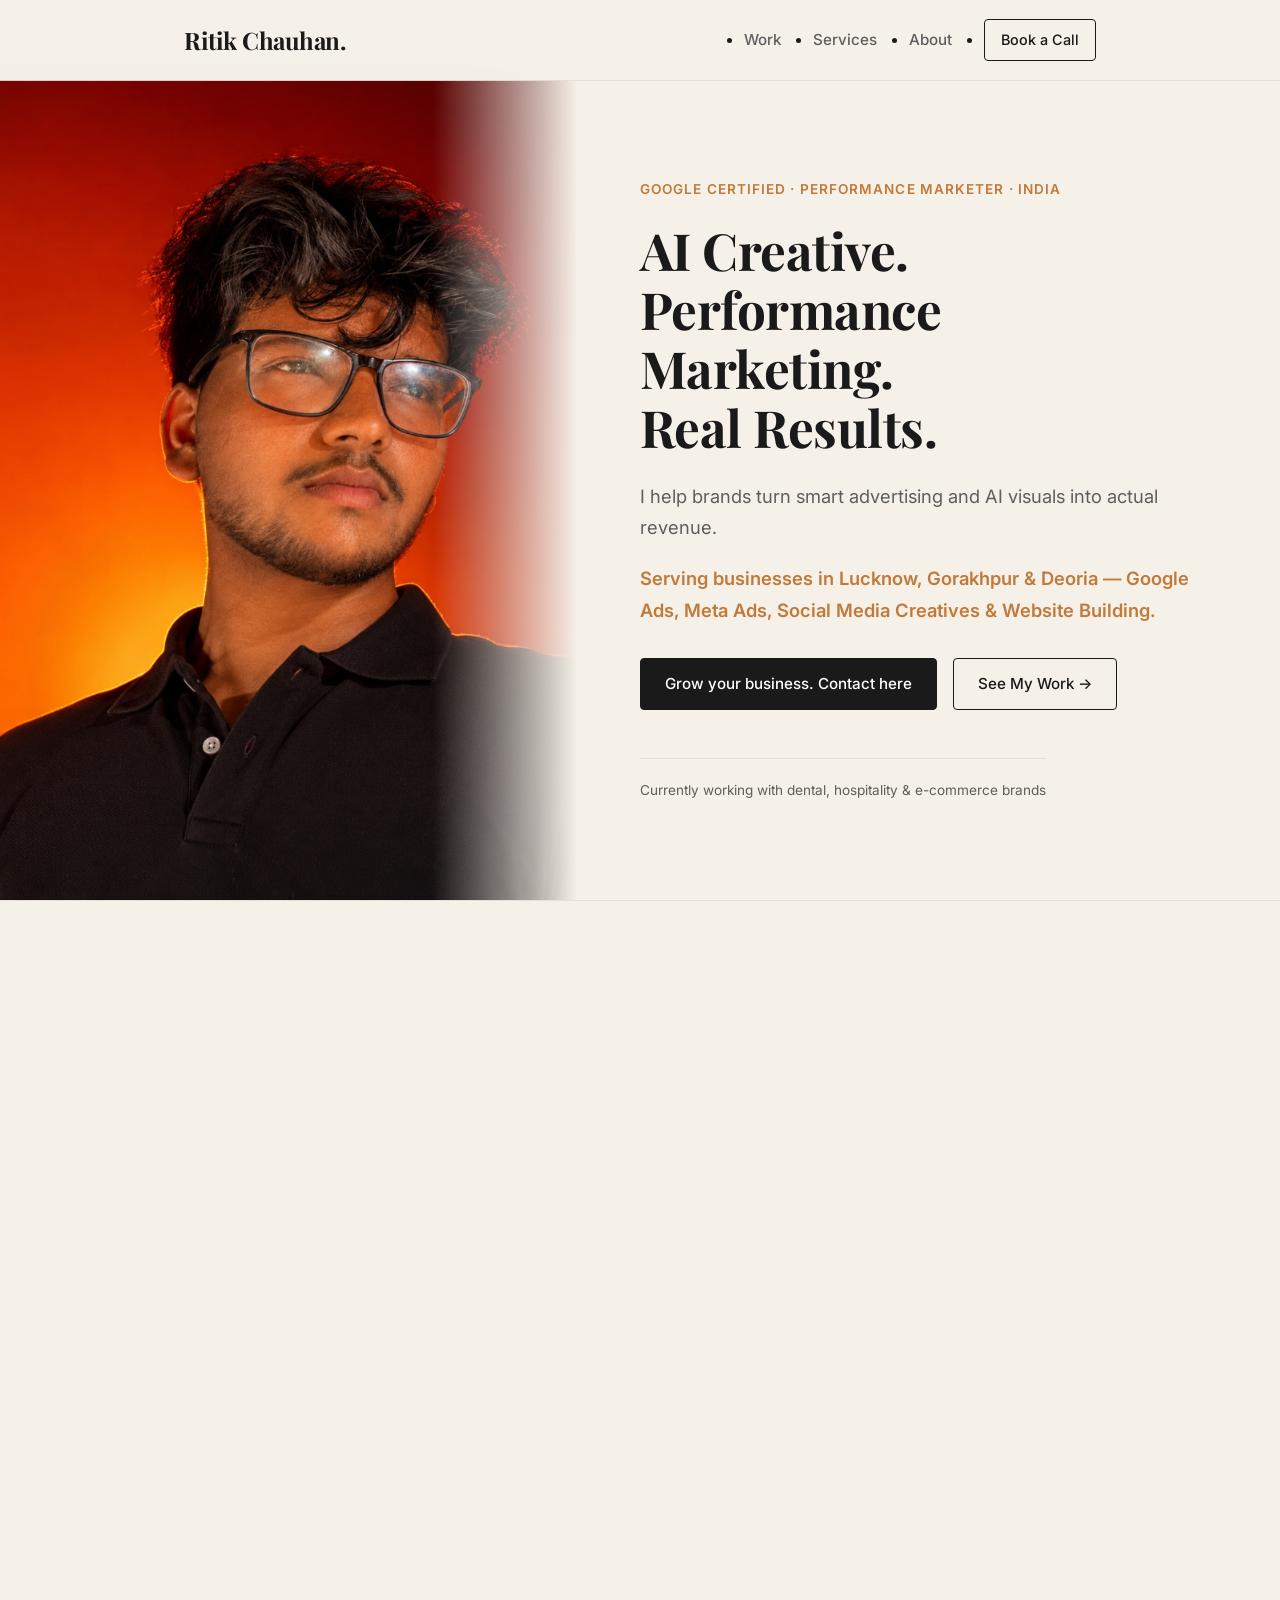
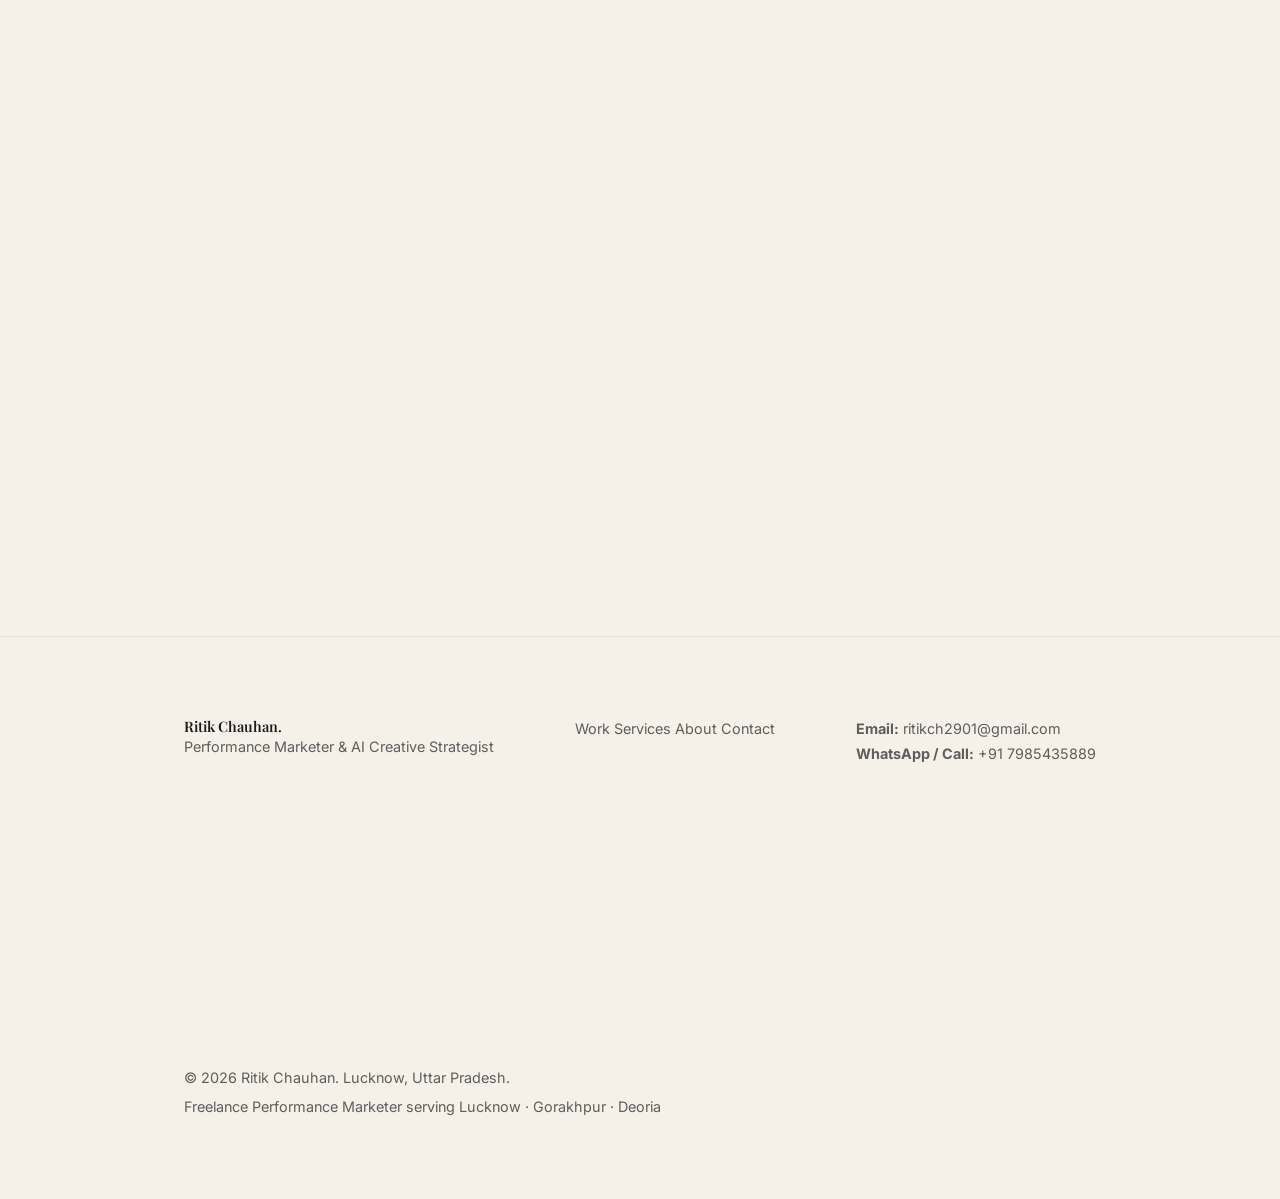
<file: index.html>
<!DOCTYPE html>
<html lang="en">
<head> 
<!-- Google Tag Manager -->
<script>(function(w,d,s,l,i){w[l]=w[l]||[];w[l].push({'gtm.start':
new Date().getTime(),event:'gtm.js'});var f=d.getElementsByTagName(s)[0],
j=d.createElement(s),dl=l!='dataLayer'?'&l='+l:'';j.async=true;j.src=
'https://www.googletagmanager.com/gtm.js?id='+i+dl;f.parentNode.insertBefore(j,f);
})(window,document,'script','dataLayer','GTM-N4LNP4CH');</script>
<!-- End Google Tag Manager -->
  <meta charset="UTF-8">
  <meta name="viewport" content="width=device-width, initial-scale=1.0">
  <title>Ritik Chauhan | Freelance Performance Marketer in Lucknow, Gorakhpur & Deoria</title>
  
  <!-- SEO Meta Tags -->
  <meta name="description" content="Google Certified freelance performance marketer based in Lucknow. Helping businesses in Gorakhpur, Deoria & across UP with Google Ads, Meta Ads, social media creatives, website building and local SEO. Book a free call today.">
  <meta name="keywords" content="performance marketer Lucknow, Google Ads freelancer Lucknow, Meta Ads Gorakhpur, digital marketing Deoria, social media creatives UP, website builder Lucknow, freelance digital marketer Uttar Pradesh, local SEO Gorakhpur, AI creative strategist India, Google certified marketer Lucknow">
  <meta name="author" content="Ritik Chauhan">
  <meta name="geo.region" content="IN-UP">
  <meta name="geo.placename" content="Lucknow, Uttar Pradesh, India">
  <meta name="geo.position" content="26.8467;80.9462">
  <meta name="ICBM" content="26.8467, 80.9462">
  <meta name="robots" content="index, follow">
  <link rel="canonical" href="https://ritikchauhan.in/">

  <!-- Favicon -->
  <link rel="icon" type="image/png" href="Favicon.png">

  <!-- Stylesheet -->
  <link rel="stylesheet" href="style.css">
  
  <!-- FontAwesome Icons CDN -->
  <link rel="stylesheet" href="https://cdnjs.cloudflare.com/ajax/libs/font-awesome/6.4.0/css/all.min.css">

  <!-- Open Graph Tags -->
  <meta property="og:title" content="Ritik Chauhan | Performance Marketer — Lucknow, Gorakhpur & Deoria">
  <meta property="og:description" content="Google Certified freelance marketer helping UP businesses grow with ads, websites & social media creatives.">
  <meta property="og:url" content="https://ritikchauhan.in">
  <meta property="og:type" content="website">
  <meta property="og:locale" content="en_IN">

  <!-- JSON-LD Schema Markup -->
  <script type="application/ld+json">
  {
    "@context": "https://schema.org",
    "@type": "LocalBusiness",
    "name": "Ritik Digital Marketing Service",
    "alternateName": "Ritik Chauhan",
    "url": "https://ritikchauhan.in",
    "logo": "https://www.ritikchauhan.in/portrait.jpg",
    "image": "https://www.ritikchauhan.in/portrait.jpg",
    "description": "Google Certified freelance performance marketer offering Google Ads, Meta Ads, social media creatives, website building and local SEO for businesses in Lucknow, Gorakhpur, Deoria and across Uttar Pradesh.",
    "founder": {
      "@type": "Person",
      "name": "Ritik Chauhan",
      "jobTitle": "Freelance Performance Marketer & AI Creative Strategist",
      "email": "ritikch2901@gmail.com",
      "telephone": "+91-7985435889"
    },
    "address": {
      "@type": "PostalAddress",
      "addressLocality": "Lucknow",
      "addressRegion": "Uttar Pradesh",
      "postalCode": "226001",
      "addressCountry": "IN"
    },
    "geo": {
      "@type": "GeoCoordinates",
      "latitude": 26.8467,
      "longitude": 80.9462
    },
    "telephone": "+91-7985435889",
    "email": "ritikch2901@gmail.com",
    "contactPoint": {
      "@type": "ContactPoint",
      "telephone": "+91-7985435889",
      "contactType": "customer service",
      "availableLanguage": ["Hindi", "English"],
      "contactOption": "TollFree"
    },
    "areaServed": [
      {
        "@type": "City",
        "name": "Lucknow"
      },
      {
        "@type": "City",
        "name": "Gorakhpur"
      },
      {
        "@type": "City",
        "name": "Deoria"
      },
      {
        "@type": "State",
        "name": "Uttar Pradesh"
      }
    ],
    "hasOfferCatalog": {
      "@type": "OfferCatalog",
      "name": "Digital Marketing Services",
      "itemListElement": [
        {
          "@type": "Offer",
          "itemOffered": {
            "@type": "Service",
            "name": "Google Ads Management",
            "description": "Performance ad campaigns on Google Search for local businesses in Lucknow, Gorakhpur and Deoria."
          }
        },
        {
          "@type": "Offer",
          "itemOffered": {
            "@type": "Service",
            "name": "Meta & Instagram Ads",
            "description": "Targeted Facebook and Instagram ad campaigns for businesses across Uttar Pradesh."
          }
        },
        {
          "@type": "Offer",
          "itemOffered": {
            "@type": "Service",
            "name": "Social Media Creatives",
            "description": "AI-powered social media posts, reels scripts and ad creatives for local brands."
          }
        },
        {
          "@type": "Offer",
          "itemOffered": {
            "@type": "Service",
            "name": "Website Building",
            "description": "Mobile-first websites for clinics, shops and service businesses in UP."
          }
        },
        {
          "@type": "Offer",
          "itemOffered": {
            "@type": "Service",
            "name": "Local SEO",
            "description": "Google Business Profile setup and local SEO for businesses in Lucknow, Gorakhpur and Deoria."
          }
        }
      ]
    },
    "sameAs": [
      "https://www.google.com/maps?cid=15952246493338177879"
    ],
    "priceRange": "₹₹"
  }
  </script>
</head>
<body>

  <!-- Navigation -->
  <header>
    <div class="container nav-container">
      <a href="/" class="logo">Ritik Chauhan.</a>
      
      <nav>
        <ul class="nav-menu" id="nav-menu">
          <li><a href="/portfolio/" class="nav-link">Work</a></li>
<li><a href="/services/" class="nav-link">Services</a></li>
<li><a href="/about/" class="nav-link">About</a></li>
<li><a href="/contact/" class="btn btn-secondary" style="padding: 8px 16px; font-size: 0.9rem;">Book a Call</a></li>
        </ul>
      </nav>
      
      <button class="mobile-toggle" id="mobile-toggle" aria-label="Toggle navigation menu">
        <span></span>
        <span></span>
        <span></span>
      </button>
    </div>
  </header>

  <!-- Hero Section -->
  <section id="home" class="hero">
    <div class="hero-grid-split">
      <div class="hero-visual-left">
        <img src="portrait.jpg" alt="Ritik Chauhan Portrait" class="hero-portrait-img">
        <div class="hero-portrait-fade"></div>
      </div>
      
      <div class="hero-content-right">
        <span class="hero-label">Google Certified &middot; Performance Marketer &middot; India</span>
        <h1 class="hero-title">AI Creative.<br>Performance Marketing.<br>Real Results.</h1>
        <p class="hero-description">
          I help brands turn smart advertising and AI visuals into actual revenue.
        </p>
        <p class="hero-description" style="font-weight: 600; color: var(--accent); margin-bottom: 32px;">
          Serving businesses in Lucknow, Gorakhpur & Deoria — Google Ads, Meta Ads, Social Media Creatives & Website Building.
        </p>
        
        <div class="hero-actions">
          <a href="contact/" class="btn btn-primary">
            Grow your business. Contact here
          </a>
          <a href="portfolio/" class="btn btn-secondary">
            See My Work &rarr;
          </a>
        </div>
        
        <span class="hero-trust">Currently working with dental, hospitality &amp; e-commerce brands</span>
      </div>
    </div>
  </section>

  <!-- Credentials Strip -->
  <section class="credentials-strip reveal">
    <div class="container credentials-flex">
      <div class="cert-badge">
        <svg width="20" height="20" viewBox="0 0 24 24" fill="none" xmlns="http://www.w3.org/2000/svg">
          <path d="M12 2C6.48 2 2 6.48 2 12s4.48 10 10 10 10-4.48 10-10S17.52 2 12 2zm-2 15l-5-5 1.41-1.41L10 14.17l7.59-7.59L19 8l-9 9z" fill="currentColor"/>
        </svg>
        <span>Google Certified Marketer</span>
      </div>
      
      <div class="stats-grid">
        <div class="stat-item">
          <strong>100+</strong> Campaigns Delivered
        </div>
        <div class="stat-item">
          <strong>30+</strong> Industries & Government Institutions
        </div>
        <div class="stat-item">
          <strong>20</strong> Live Client Website
        </div>
      </div>
    </div>
  </section>

  <!-- Certification Section -->
  <section class="section reveal" style="padding: 80px 0; background-color: var(--bg-card); border-bottom: 1px solid var(--border-light);">
    <div class="container" style="text-align: center;">
      <span class="section-tagline">Credentials</span>
      <h2 class="section-title" style="font-size: 2.2rem; margin-bottom: 24px;">Certified by google to help your business.</h2>
      <div style="max-width: 600px; margin: 0 auto; border-radius: 4px; overflow: hidden; border: 1px solid var(--border-light); box-shadow: 0 4px 20px rgba(0,0,0,0.02);">
        <img src="google-ads-certification.png" alt="Google Ads AI-Powered Performance Ads Certification - Ritik Chauhan" style="width: 100%; height: auto; display: block;">
      </div>
    </div>
  </section>

  <!-- Featured Services Preview -->
  <section id="services-preview" class="section reveal">
    <div class="container">
      <h2 class="section-heading">What I Do</h2>
      
      <div class="services-grid">
        <!-- Service 1 -->
        <div class="service-card">
          <h3>Local SEO</h3>
          <p>Local business discovery, maps listings, Google Business Profile setups, and organic keyword schemes designed to capture immediate local inquiries.</p>
          <a href="/services/" class="btn-link">Learn more &rarr;</a>
        </div>
        
        <!-- Service 2 -->
        <div class="service-card">
          <h3>Advertising campaigns</h3>
          <p>Profitable paid acquisitions across Google Ads, Meta Facebook, and Instagram. Built from intent tracking schemes to scale conversions.</p>
          <a href="/services/" class="btn-link">Learn more &rarr;</a>
        </div>
        
        <!-- Service 3 -->
        <div class="service-card">
          <h3>Creative production</h3>
          <p>High-click-through visual layouts, custom YouTube thumbnail assets, brand graphic files, and professional social video edits.</p>
          <a href="/services/" class="btn-link">Learn more &rarr;</a>
        </div>
      </div>
    </div>
  </section>

  <!-- Featured Case Study Preview -->
  <section id="work-preview" class="section reveal">
    <div class="container">
      <h2 class="section-heading">Real Work</h2>
      
      <div class="case-study-container">
        <!-- Case Study 1 -->
        <div class="case-card">
          <span class="case-tag">Live Project &middot; Web + SEO</span>
          <h3>Pratap Dental Clinic</h3>
          
          <div class="case-meta">
            <p><strong>Client:</strong> Pratap Dental Clinic, Chauri Chaura (Gorakhpur)</p>
            <p><strong>What I did:</strong> Built <a href="https://pratapdental.in" target="_blank" style="text-decoration: underline; color: var(--accent);">pratapdental.in</a> from scratch — full website, SEO meta setup, and integrated WhatsApp appointment form routing.</p>
            <p><strong>Result:</strong> Local dental clinic now has an active, accessible digital presence generating online bookings.</p>
          </div>
          
          <a href="portfolio/" class="btn btn-secondary">Read Full Case Study &rarr;</a>
        </div>
        
        <!-- Case Study Placeholder -->
        <div class="case-card-placeholder">
          <h3>More case studies coming soon</h3>
          <p>Currently optimizing new campaigns and builds.</p>
        </div>
      </div>
    </div>
  </section>

  <!-- About Section Preview -->
  <section id="about-preview" class="section reveal">
    <div class="container about-box">
      <p class="about-text">
        "I'm Ritik &mdash; a freelance performance marketer from Lucknow. I work with founders and local businesses to build their digital presence and run ads that actually bring results. Google Certified, AI-native, and always outcome-focused."
      </p>
    </div>
  </section>

  <!-- Contact Section Preview -->
  <section id="contact-preview" class="section reveal">
    <div class="container cta-box">
      <h2>Let's build something that converts.</h2>
      <p>Free 15-minute call. No pitch. Just clarity.</p>
      
      <div class="cta-links">
        <a href="contact/" class="btn btn-primary" style="padding: 16px 36px; font-size: 1.05rem;">
          Grow your business. Contact here
        </a>
        <a href="https://wa.me/917985435889" target="_blank" class="btn-link" style="font-size: 1rem;">
          Prefer WhatsApp? Chat directly &rarr;
        </a>
      </div>
    </div>
  </section>

  <!-- Footer -->
  <footer>
    <div class="container footer-grid">
      <div class="footer-info">
        <h4>Ritik Chauhan.</h4>
        <p>Performance Marketer &amp; AI Creative Strategist</p>
      </div>
      
      <nav class="footer-nav">
        <a href="portfolio/">Work</a>
        <a href="/services/">Services</a>
        <a href="about/">About</a>
        <a href="contact/">Contact</a>
      </nav>
      
      <div class="footer-contact">
        <p><strong>Email:</strong> <a href="mailto:ritikch2901@gmail.com">ritikch2901@gmail.com</a></p>
        <p><strong>WhatsApp / Call:</strong> <a href="https://wa.me/917985435889" target="_blank" rel="noopener noreferrer">+91 7985435889</a></p>
      </div>
      
      <div style="
  width: 100%;
  max-width: 960px;
  margin: 0 auto;
  padding: 0 16px;
  box-sizing: border-box;
">
  <iframe
    src="https://www.google.com/maps/embed?pb=!1m18!1m12!1m3!1d3651982.724319257!2d80.9462!3d26.8467!2m3!1f0!2f0!3f0!3m2!1i1024!2i768!4f13.1!3m3!1m2!1s0x3993c5a49e3ea04b%3A0xdd61c3aac4e49157!2sRitik%20Digital%20marketing%20service!5e0!3m2!1sen!2sin!4v1782919495079!5m2!1sen!2sin"
    width="100%"
    height="220"
    style="
      border: 0;
      border-radius: 10px;
      display: block;
    "
    allowfullscreen=""
    loading="lazy"
    referrerpolicy="strict-origin-when-cross-origin">
  </iframe>
</div>
      <div class="footer-copyright" style="display: flex; flex-direction: column; align-items: flex-start; gap: 4px;">
        <span>&copy; 2026 Ritik Chauhan. Lucknow, Uttar Pradesh.</span>
        <span>Freelance Performance Marketer serving Lucknow · Gorakhpur · Deoria</span>
      </div>
    </div>
  </footer>

  <!-- Application Script -->
  <script src="app.js"></script>
</body>
</html>
</file>
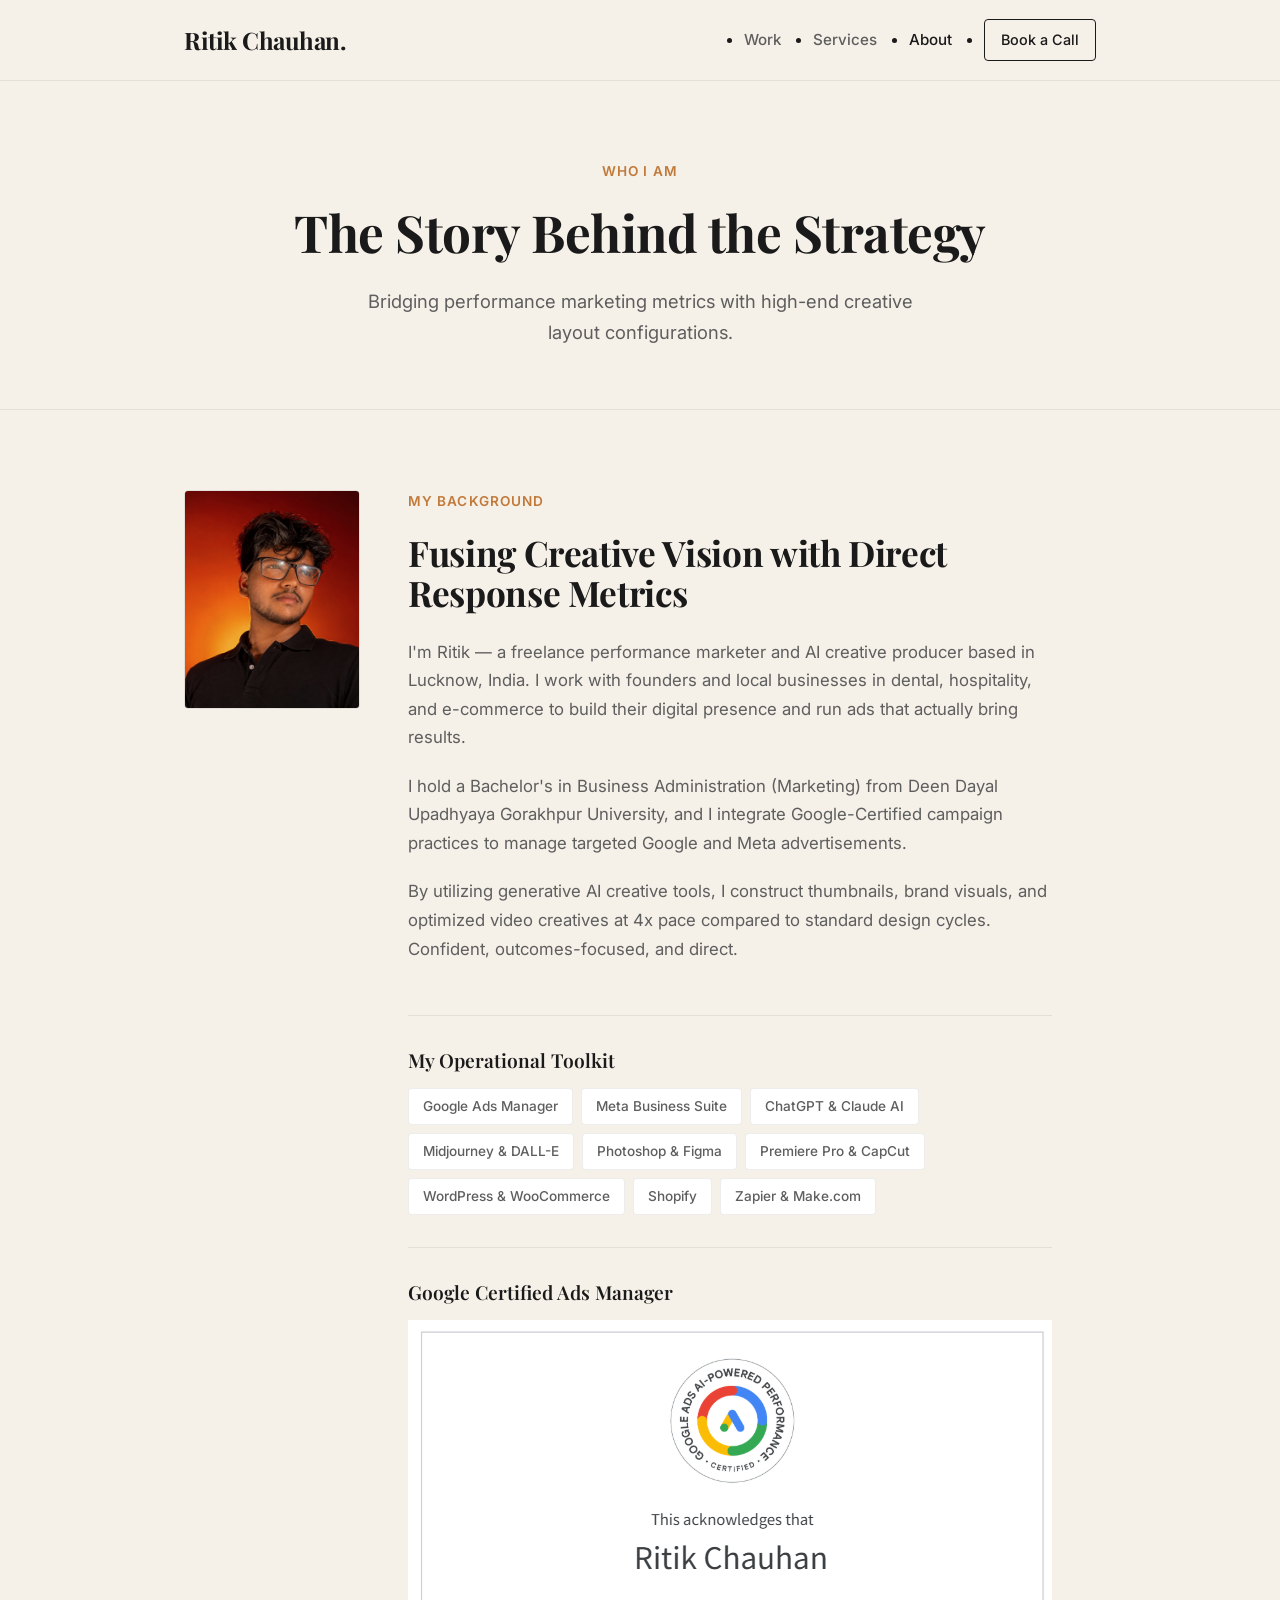
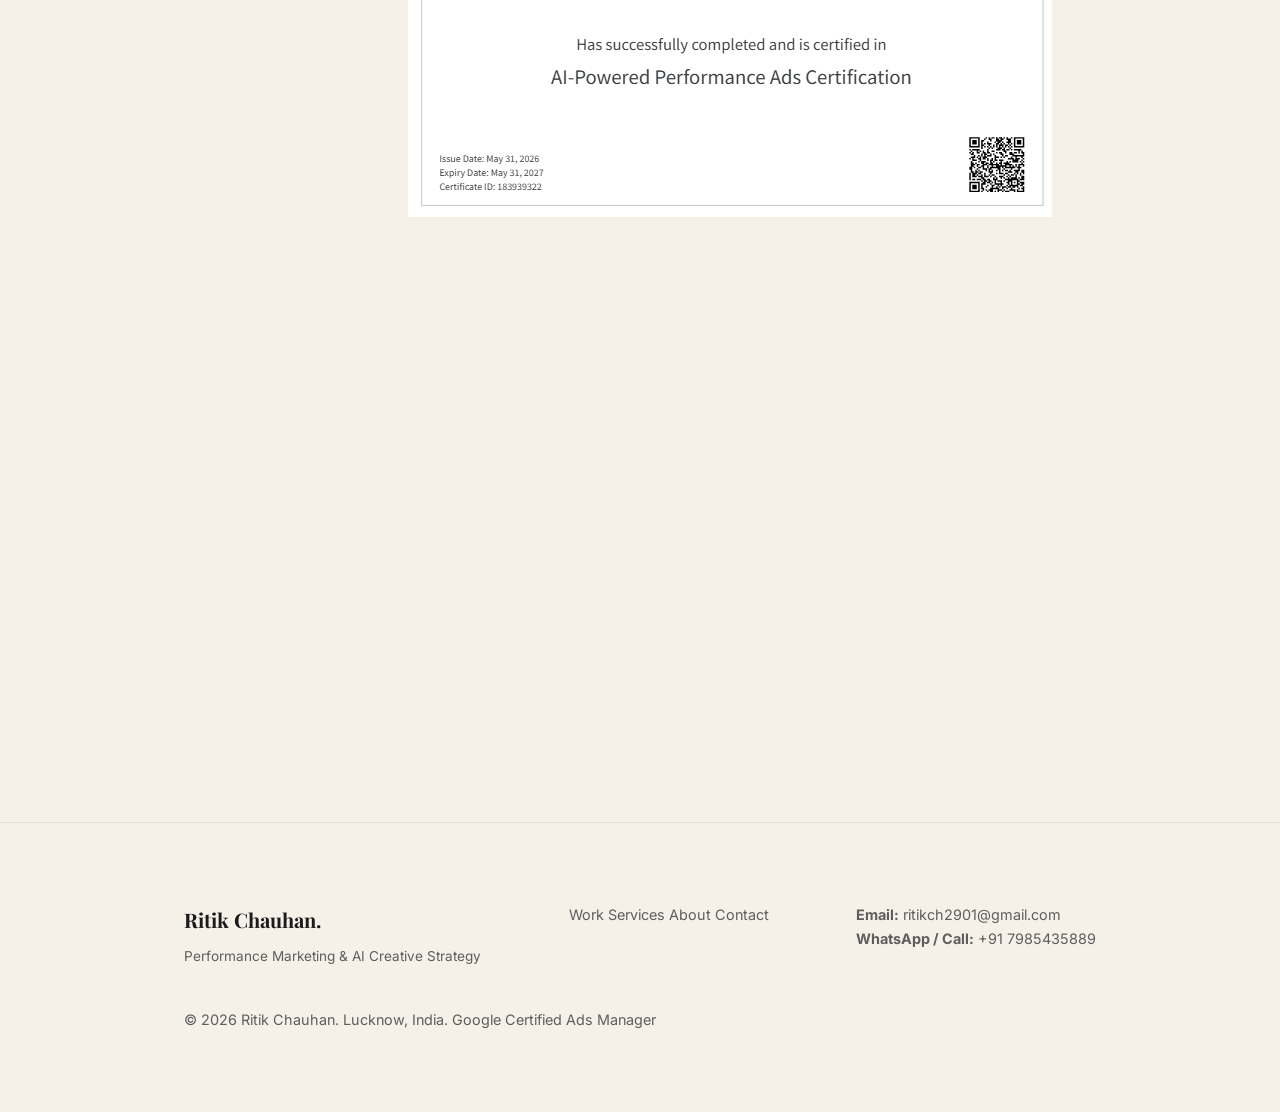
<file: about/index.html>
<!DOCTYPE html>
<html lang="en">
<head>
  <meta charset="UTF-8">
  <meta name="viewport" content="width=device-width, initial-scale=1.0">
  <title>About | Ritik Chauhan - Performance &amp; AI Creative Strategist</title>
  
  <!-- SEO Meta Tags -->
  <meta name="description" content="Learn about Ritik Chauhan, a freelance performance marketer and AI creative producer based in Lucknow, India, helping founders scale conversions.">
  <meta name="keywords" content="Ritik Chauhan, About, Performance Marketer, Lucknow freelance marketer, Google certified, AI creative toolkit">
  <meta name="author" content="Ritik Chauhan">

  <!-- Favicon -->
  <link rel="icon" type="image/png" href="../Favicon.png">

  <!-- Stylesheet -->
  <link rel="stylesheet" href="../style.css">
  
  <!-- FontAwesome Icons CDN -->
  <link rel="stylesheet" href="https://cdnjs.cloudflare.com/ajax/libs/font-awesome/6.4.0/css/all.min.css">

  <!-- JSON-LD Schema Markup -->
  <script type="application/ld+json">
  {
    "@context": "https://schema.org",
    "@type": "AboutPage",
    "name": "About Ritik Chauhan",
    "url": "https://www.ritikchauhan.in/about/",
    "description": "Background profile, qualifications, and operational AI toolsets of Ritik Chauhan.",
    "mainEntity": {
      "@type": "Person",
      "name": "Ritik Chauhan",
      "jobTitle": "Performance Marketer & AI Creative Strategist",
      "alumniOf": {
        "@type": "EducationalOrganization",
        "name": "Deen Dayal Upadhyaya Gorakhpur University"
      },
      "knowsAbout": [
        "Local SEO",
        "Graphic Design",
        "Google Ads",
        "Meta Ads",
        "Video Editing",
        "YouTube Thumbnails"
      ]
    }
  }
  </script>
</head>
<body>

  <!-- Navigation -->
  <header>
    <div class="container nav-container">
      <a href="/" class="logo">Ritik Chauhan.</a>
      
      <nav>
        <ul class="nav-menu" id="nav-menu">
          <li><a href="/portfolio/" class="nav-link">Work</a></li>
          <li><a href="/services/" class="nav-link">Services</a></li>
          <li><a href="/" class="nav-link active">About</a></li>
          <li><a href="/contact/" class="btn btn-secondary" style="padding: 8px 16px; font-size: 0.9rem;">Book a Call</a></li>
        </ul>
      </nav>
      
      <button class="mobile-toggle" id="mobile-toggle" aria-label="Toggle navigation menu">
        <span></span>
        <span></span>
        <span></span>
      </button>
    </div>
  </header>

  <!-- Page Header -->
  <section class="page-header-section">
    <div class="section-container">
      <span class="section-tagline">Who I Am</span>
      <h1 class="section-title">The Story Behind the Strategy</h1>
      <p class="section-subtitle">Bridging performance marketing metrics with high-end creative layout configurations.</p>
    </div>
  </section>

  <!-- About Me Section -->
  <section class="about-page-details reveal">
    <div class="section-container about-grid">
      <!-- Image Column -->
      <div class="about-image-column">
        <div class="about-photo-wrapper">
          <div class="about-photo-frame">
            <img src="../portrait.jpg" alt="Ritik Chauhan - AI Performance Strategist Portrait" class="about-portrait">
          </div>
        </div>
      </div>
      <!-- Content Column -->
      <div class="about-content-column">
        <span class="section-tagline">My Background</span>
        <h2 class="section-title" style="text-align: left; font-size: 2.2rem; margin-bottom: 24px;">Fusing Creative Vision with Direct Response Metrics</h2>
        <p class="about-text">
          I'm Ritik &mdash; a freelance performance marketer and AI creative producer based in Lucknow, India. I work with founders and local businesses in dental, hospitality, and e-commerce to build their digital presence and run ads that actually bring results.
        </p>
        <p class="about-text">
          I hold a Bachelor's in Business Administration (Marketing) from Deen Dayal Upadhyaya Gorakhpur University, and I integrate Google-Certified campaign practices to manage targeted Google and Meta advertisements.
        </p>
        <p class="about-text">
          By utilizing generative AI creative tools, I construct thumbnails, brand visuals, and optimized video creatives at 4x pace compared to standard design cycles. Confident, outcomes-focused, and direct.
        </p>
        
        <!-- Toolkit Cloud -->
        <div class="toolkit-cloud-wrapper">
          <h3 class="toolkit-title">My Operational Toolkit</h3>
          <div class="toolkit-cloud">
            <span class="tool-tag">Google Ads Manager</span>
            <span class="tool-tag">Meta Business Suite</span>
            <span class="tool-tag">ChatGPT &amp; Claude AI</span>
            <span class="tool-tag">Midjourney &amp; DALL-E</span>
            <span class="tool-tag">Photoshop &amp; Figma</span>
            <span class="tool-tag">Premiere Pro &amp; CapCut</span>
            <span class="tool-tag">WordPress &amp; WooCommerce</span>
            <span class="tool-tag">Shopify</span>
            <span class="tool-tag">Zapier &amp; Make.com</span>
          </div>
        </div>

        <!-- Google Ads Certificate -->
        <div style="margin-top: 32px; border-top: 1px solid var(--border-light); padding-top: 32px;">
          <h3 class="toolkit-title">Google Certified Ads Manager</h3>
          <div class="certificate-wrap glass-card" style="margin-top: 16px;">
            <img src="../google-ads-certification.png" alt="Google Ads AI-Powered Performance Ads Certification - Ritik Chauhan" class="certificate-img">
          </div>
        </div>
      </div>
    </div>
  </section>

  <!-- CTA Section -->
  <section class="cta-section reveal">
    <div class="section-container">
      <div class="cta-card">
        <div class="cta-content">
          <h2 class="cta-title">Let's build something that converts.</h2>
          <p class="cta-subtitle">Free 15-minute call. No pitch. Just clarity on what's possible for your brand.</p>
          <div class="cta-links">
            <a href="/contact/" class="btn btn-primary" style="padding: 16px 36px; font-size: 1.05rem;">
              Grow your business. Contact here
            </a>
            <a href="https://wa.me/917985435889" target="_blank" class="btn-link" style="font-size: 1rem;">
              Prefer WhatsApp? Chat directly &rarr;
            </a>
          </div>
        </div>
      </div>
    </div>
  </section>

  <!-- Footer -->
  <footer>
    <div class="container footer-grid">
      <div class="footer-brand">
        <span class="footer-logo">Ritik Chauhan.</span>
        <p class="footer-tagline">Performance Marketing &amp; AI Creative Strategy</p>
      </div>
      
      <nav class="footer-nav">
        <a href="/portfolio/">Work</a>
        <a href="/services/">Services</a>
        <a href="/about/">About</a>
        <a href="/contact/">Contact</a>
      </nav>
      
      <div class="footer-contact">
        <p><strong>Email:</strong> <a href="mailto:ritikch2901@gmail.com">ritikch2901@gmail.com</a></p>
        <p><strong>WhatsApp / Call:</strong> <a href="https://wa.me/917985435889" target="_blank" rel="noopener noreferrer">+91 7985435889</a></p>
      </div>
      
      <div class="footer-copyright">
        <span>&copy; 2026 Ritik Chauhan. Lucknow, India.</span>
        <span>Google Certified Ads Manager</span>
      </div>
    </div>
  </footer>

  <!-- Application Script -->
  <script src="../app.js"></script>
</body>
</html>
</file>
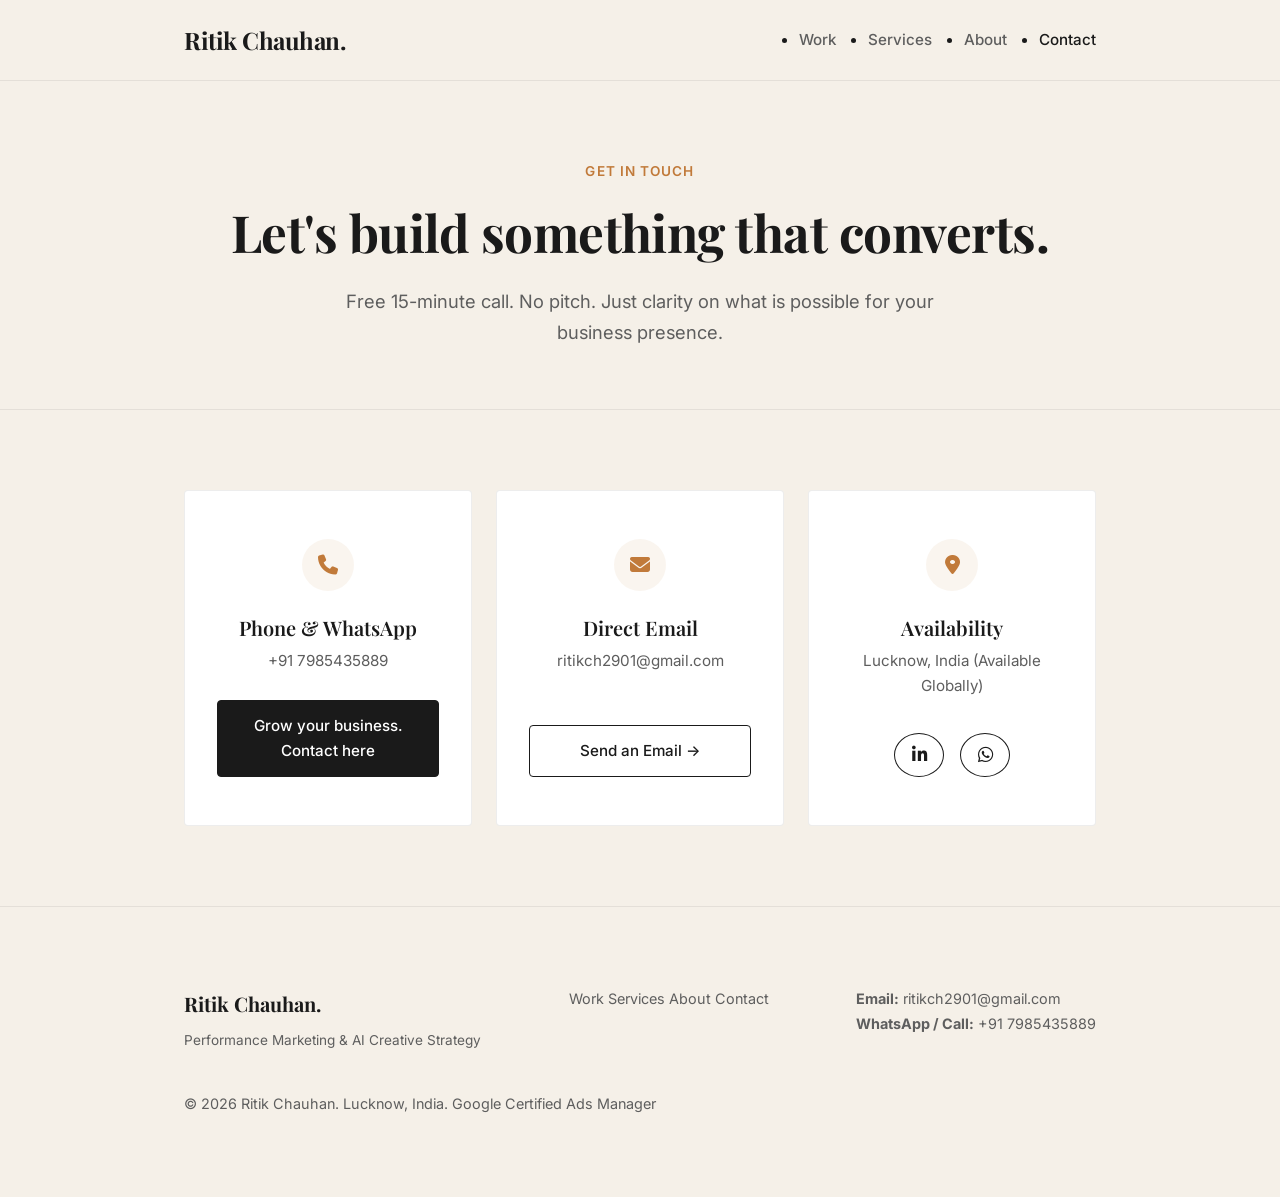
<file: contact/index.html>
<!DOCTYPE html>
<html lang="en">
<head>
  <meta charset="UTF-8">
  <meta name="viewport" content="width=device-width, initial-scale=1.0">
  <title>Contact | Ritik Chauhan - Performance &amp; AI Creative Strategist</title>
  
  <!-- SEO Meta Tags -->
  <meta name="description" content="Get in touch with Ritik Chauhan for a free 15-minute business presence, SEO, or ad audit. Direct WhatsApp and email access.">
  <meta name="keywords" content="Ritik Chauhan, Contact, WhatsApp number, Email, Hire Performance Marketer India">
  <meta name="author" content="Ritik Chauhan">

  <!-- Favicon -->
  <link rel="icon" type="image/png" href="../Favicon.png">

  <!-- Stylesheet -->
  <link rel="stylesheet" href="../style.css">
  
  <!-- FontAwesome Icons CDN -->
  <link rel="stylesheet" href="https://cdnjs.cloudflare.com/ajax/libs/font-awesome/6.4.0/css/all.min.css">

  <!-- JSON-LD Schema Markup -->
  <script type="application/ld+json">
  {
    "@context": "https://schema.org",
    "@type": "ContactPage",
    "name": "Contact Ritik Chauhan",
    "url": "https://www.ritikchauhan.in/contact/",
    "description": "Contact information for Ritik Chauhan, including phone number, WhatsApp link, and business email.",
    "mainEntity": {
      "@type": "Person",
      "name": "Ritik Chauhan",
      "telephone": "+91 7985435889",
      "email": "ritikch2901@gmail.com"
    }
  }
  </script>
</head>
<body>

  <!-- Navigation -->
  <header>
    <div class="container nav-container">
      <a href="/" class="logo">Ritik Chauhan.</a>
      
      <nav>
        <ul class="nav-menu" id="nav-menu">
          <li><a href="/portfolio/" class="nav-link">Work</a></li>
          <li><a href="/services/" class="nav-link">Services</a></li>
          <li><a href="/about/" class="nav-link">About</a></li>
          <li><a href="/" class="nav-link active">Contact</a></li>
        </ul>
      </nav>
      
      <button class="mobile-toggle" id="mobile-toggle" aria-label="Toggle navigation menu">
        <span></span>
        <span></span>
        <span></span>
      </button>
    </div>
  </header>

  <!-- Page Header -->
  <section class="page-header-section">
    <div class="section-container">
      <span class="section-tagline">Get In Touch</span>
      <h1 class="section-title">Let's build something that converts.</h1>
      <p class="section-subtitle">Free 15-minute call. No pitch. Just clarity on what is possible for your business presence.</p>
    </div>
  </section>

  <!-- Contact Cards Section -->
  <section class="contact-cards-layout reveal">
    <div class="section-container">
      <div class="contact-cards-grid">
        <!-- Phone & WhatsApp Card -->
        <div class="contact-card-item">
          <div class="contact-icon-box"><i class="fa-solid fa-phone"></i></div>
          <h3>Phone &amp; WhatsApp</h3>
          <p class="contact-val-desc">+91 7985435889</p>
          <a href="https://wa.me/917985435889?text=Hi%20Ritik,%20I'd%20like%20to%20grow%20my%20business%20presence." target="_blank" class="btn btn-primary contact-action-btn">
            Grow your business. Contact here
          </a>
        </div>

        <!-- Email Card -->
        <div class="contact-card-item">
          <div class="contact-icon-box"><i class="fa-solid fa-envelope"></i></div>
          <h3>Direct Email</h3>
          <p class="contact-val-desc">ritikch2901@gmail.com</p>
          <a href="mailto:ritikch2901@gmail.com" class="btn btn-secondary contact-action-btn">
            Send an Email &rarr;
          </a>
        </div>

        <!-- Location & Availability Card -->
        <div class="contact-card-item">
          <div class="contact-icon-box"><i class="fa-solid fa-location-dot"></i></div>
          <h3>Availability</h3>
          <p class="contact-val-desc">Lucknow, India (Available Globally)</p>
          <div class="footer-socials" style="margin-top: 10px;">
            <a href="https://linkedin.com/in/ritikch1" target="_blank" rel="noopener noreferrer" aria-label="LinkedIn" class="btn btn-secondary" style="border-radius: 50%; width: 44px; height: 44px; display: inline-flex; align-items: center; justify-content: center;"><i class="fa-brands fa-linkedin-in"></i></a>
            <a href="https://wa.me/917985435889" target="_blank" rel="noopener noreferrer" aria-label="WhatsApp" class="btn btn-secondary" style="border-radius: 50%; width: 44px; height: 44px; display: inline-flex; align-items: center; justify-content: center;"><i class="fa-brands fa-whatsapp"></i></a>
          </div>
        </div>
      </div>
    </div>
  </section>

  <!-- Footer -->
  <footer>
    <div class="container footer-grid">
      <div class="footer-brand">
        <span class="footer-logo">Ritik Chauhan.</span>
        <p class="footer-tagline">Performance Marketing &amp; AI Creative Strategy</p>
      </div>
      
      <nav class="footer-nav">
        <a href="/portfolio/">Work</a>
        <a href="/services/">Services</a>
        <a href="/about/">About</a>
        <a href="/">Contact</a>
      </nav>
      
      <div class="footer-contact">
        <p><strong>Email:</strong> <a href="mailto:ritikch2901@gmail.com">ritikch2901@gmail.com</a></p>
        <p><strong>WhatsApp / Call:</strong> <a href="https://wa.me/917985435889" target="_blank" rel="noopener noreferrer">+91 7985435889</a></p>
      </div>
      
      <div class="footer-copyright">
        <span>&copy; 2026 Ritik Chauhan. Lucknow, India.</span>
        <span>Google Certified Ads Manager</span>
      </div>
    </div>
  </footer>

  <!-- Application Script -->
  <script src="../app.js"></script>
</body>
</html>
</file>
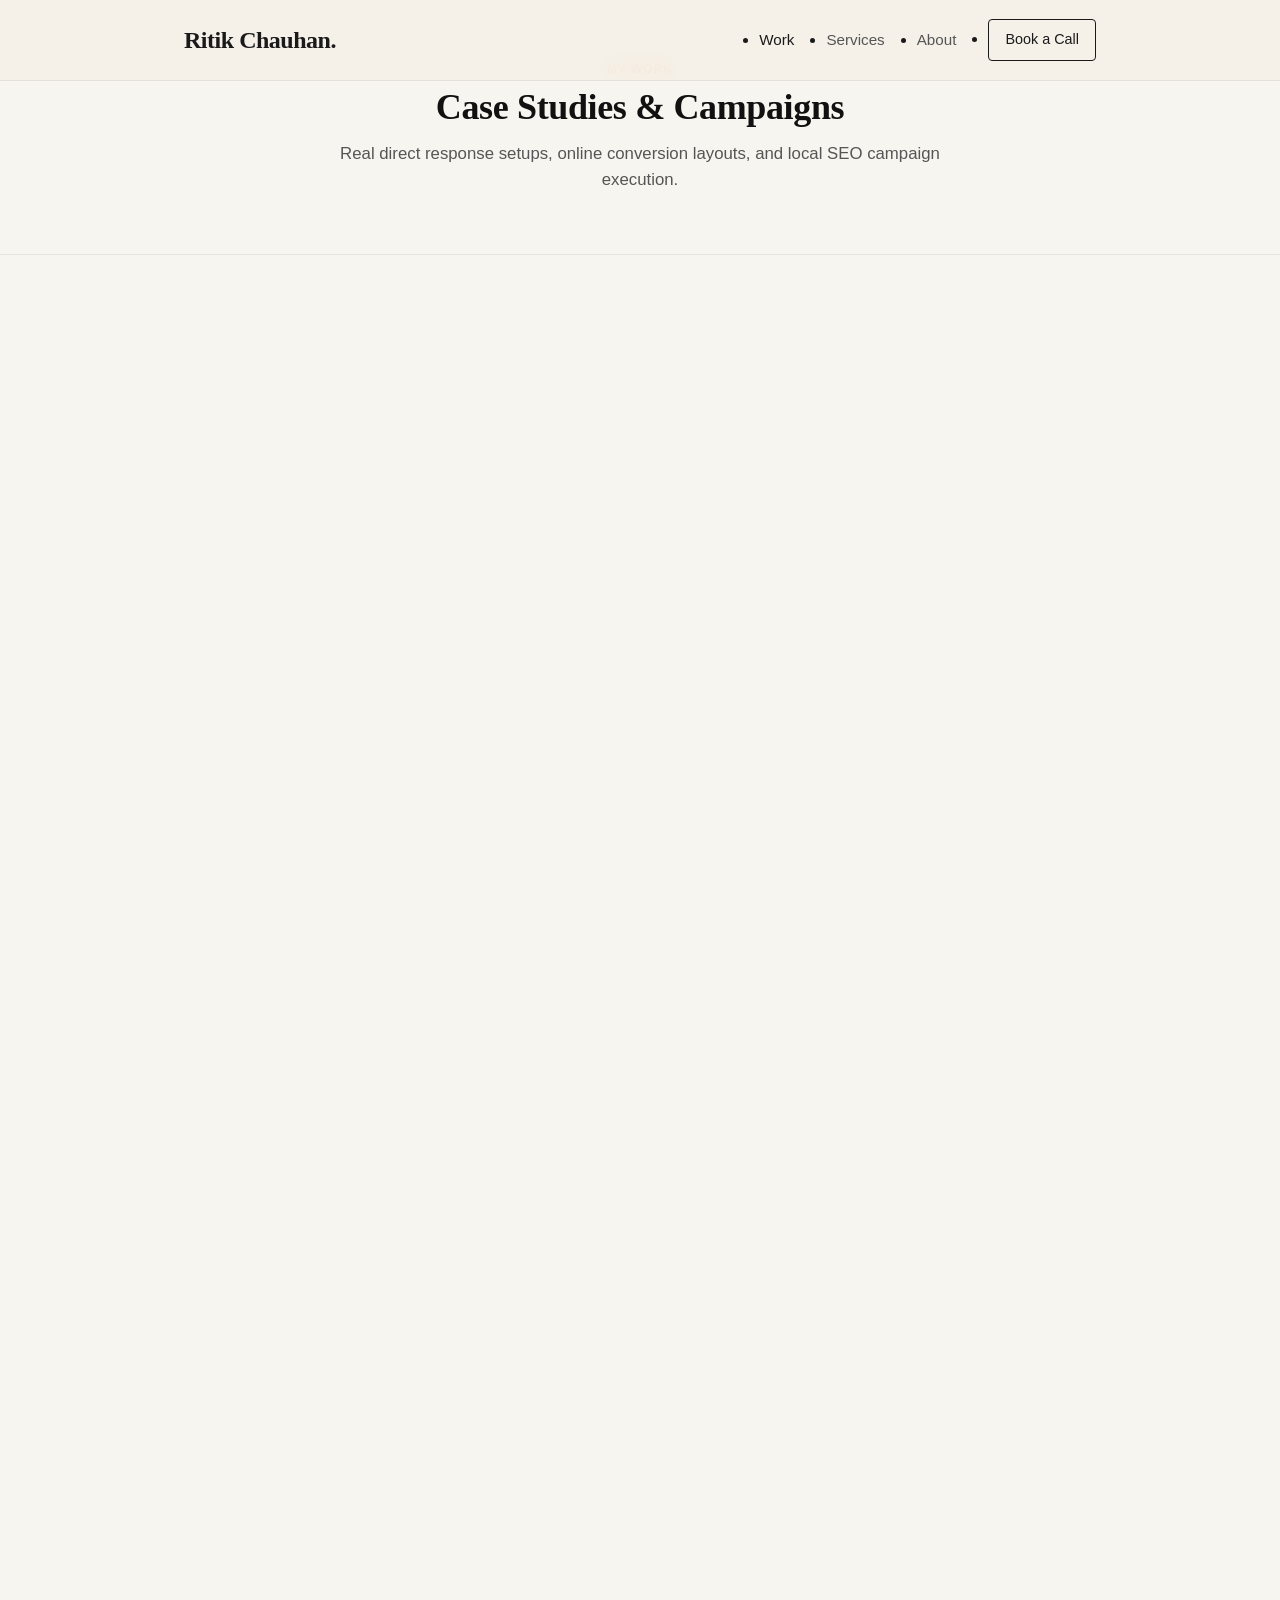
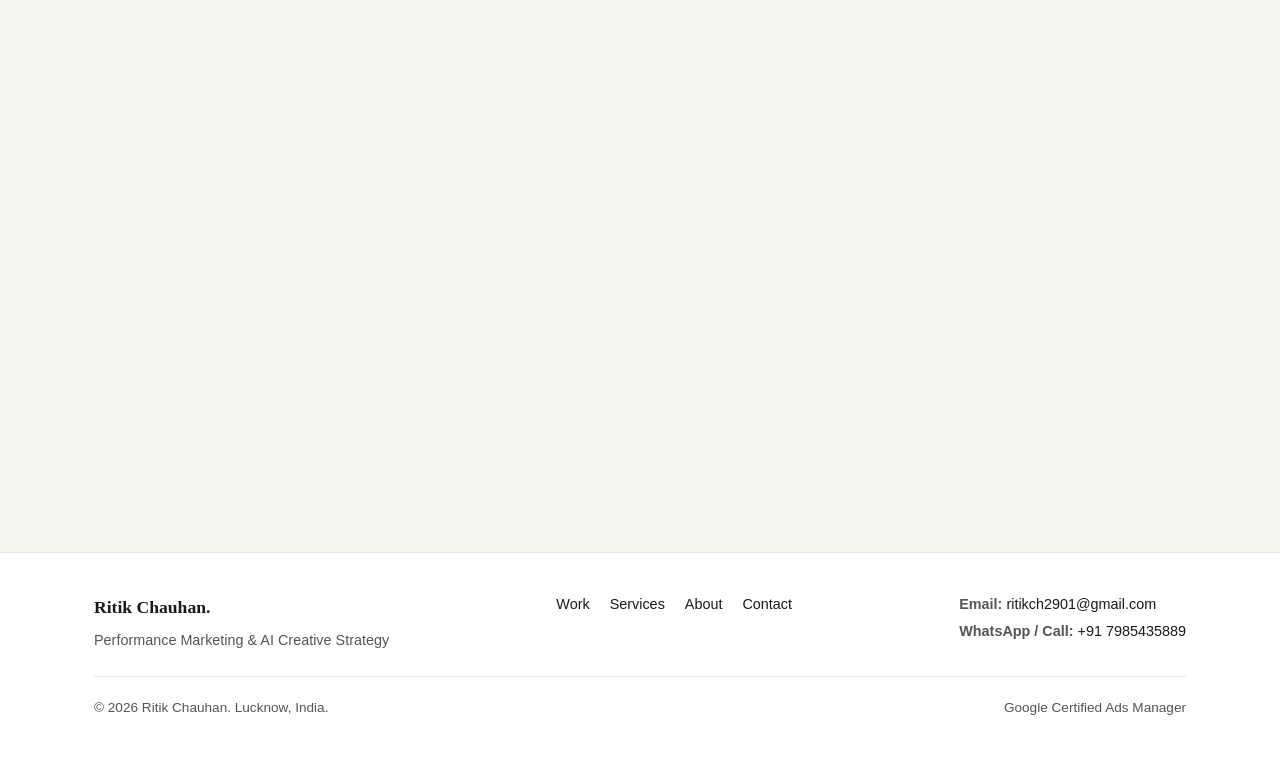
<file: portfolio/index.html>
<!DOCTYPE html>
<html lang="en">
<head>
  <meta charset="UTF-8">
  <meta name="viewport" content="width=device-width, initial-scale=1.0">
  <title>Work | Ritik Chauhan - Performance &amp; AI Creative Strategist</title>
  
  <!-- SEO Meta Tags -->
  <meta name="description" content="View featured e-commerce stores, paid social campaigns, brand guides, and custom video ad projects managed by Ritik Chauhan, including pratapdental.in.">
  <meta name="keywords" content="Ritik Chauhan, Case Studies, Portfolio, Pratap Dental Clinic, Web SEO, Google Ads campaigns">
  <meta name="author" content="Ritik Chauhan">

  <!-- Favicon -->
  <link rel="icon" type="image/png" href="../Favicon.png">

  <!-- Stylesheet -->
  <link rel="stylesheet" href="../style.css">
  
  <!-- FontAwesome Icons CDN -->
  <link rel="stylesheet" href="https://cdnjs.cloudflare.com/ajax/libs/font-awesome/6.4.0/css/all.min.css">

  <!-- JSON-LD Schema Markup -->
  <script type="application/ld+json">
  {
    "@context": "https://schema.org",
    "@type": "CollectionPage",
    "name": "Ritik Chauhan Work Portfolio",
    "url": "https://www.ritikchauhan.in/portfolio/",
    "description": "Showcase of direct-response marketing projects, custom website builds, and local SEO campaigns by Ritik Chauhan.",
    "hasPart": [
      {
        "@type": "CreativeWork",
        "name": "Pratap Dental Clinic Website & Local SEO",
        "description": "Built custom pratapdental.in dental clinic site from scratch with on-page SEO meta configuration and direct WhatsApp appointment triggers.",
        "creator": {
          "@type": "Person",
          "name": "Ritik Chauhan"
        },
        "url": "https://pratapdental.in"
      }
    ]
  }
  </script>

  <!-- Custom Styles for Matched Card Aesthetic -->
  <style>
    :root {
      --bg-color: #f7f5ef;
      --card-bg: #ffffff;
      --text-main: #1a1a1a;
      --text-muted: #555555;
      --accent: #d97706;
      --border-color: #e5e5e0;
      --tag-bg: #f3f3ee;
      --font-serif: Georgia, 'Times New Roman', serif;
      --font-sans: -apple-system, BlinkMacSystemFont, "Segoe UI", Roboto, Helvetica, Arial, sans-serif;
    }

    body {
      background-color: var(--bg-color);
      color: var(--text-main);
      font-family: var(--font-sans);
      margin: 0;
      padding: 0;
      line-height: 1.6;
    }

    .section-container {
      max-width: 1140px;
      margin: 0 auto;
      padding: 0 24px;
    }

    /* Grid Layouts */
    .portfolio-grid,
    .experience-grid {
      display: grid;
      grid-template-columns: repeat(auto-fit, minmax(340px, 1fr));
      gap: 28px;
      margin-top: 40px;
    }

    /* Card Styling matching Pratap Dental */
    .case-card,
    .experience-card {
      background: var(--card-bg);
      border: 1px solid var(--border-color);
      border-radius: 8px;
      padding: 32px;
      display: flex;
      flex-direction: column;
      justify-content: space-between;
      transition: transform 0.2s ease, box-shadow 0.2s ease;
      box-shadow: 0 2px 8px rgba(0,0,0,0.02);
    }

    .case-card:hover,
    .experience-card:hover {
      transform: translateY(-3px);
      box-shadow: 0 8px 24px rgba(0,0,0,0.06);
    }

    .case-tag,
    .exp-tag {
      display: inline-block;
      font-size: 0.72rem;
      font-weight: 700;
      letter-spacing: 0.08em;
      text-transform: uppercase;
      color: var(--accent);
      margin-bottom: 12px;
    }

    .card-title-group {
      margin-bottom: 16px;
    }

    .case-card h3,
    .experience-card h3 {
      font-family: var(--font-serif);
      font-size: 1.65rem;
      font-weight: 700;
      margin: 0 0 4px 0;
      color: #111111;
      line-height: 1.25;
    }

    .exp-role-title {
      font-size: 0.95rem;
      font-weight: 600;
      color: var(--text-muted);
      display: block;
      margin-top: 2px;
    }

    .exp-desc {
      font-size: 0.95rem;
      color: #333333;
      margin-bottom: 16px;
    }

    /* Bullet List */
    .exp-bullets {
      margin: 0 0 20px 0;
      padding-left: 20px;
      color: var(--text-muted);
      font-size: 0.9rem;
    }

    .exp-bullets li {
      margin-bottom: 6px;
    }

    /* Skill Badges / Tags */
    .skills {
      display: flex;
      flex-wrap: wrap;
      gap: 8px;
      margin-bottom: 24px;
    }

    .skills span {
      background: var(--tag-bg);
      color: #444444;
      font-size: 0.78rem;
      font-weight: 500;
      padding: 5px 12px;
      border-radius: 4px;
      border: 1px solid rgba(0,0,0,0.04);
    }

    /* Card Action Links & Buttons */
    .card-actions {
      margin-top: auto;
      padding-top: 12px;
      display: flex;
      gap: 12px;
      align-items: center;
      flex-wrap: wrap;
    }

    .btn-card {
      display: inline-flex;
      align-items: center;
      justify-content: center;
      padding: 10px 20px;
      border: 1px solid #111111;
      border-radius: 4px;
      background: transparent;
      color: #111111;
      font-size: 0.88rem;
      font-weight: 600;
      text-decoration: none;
      transition: all 0.2s ease;
    }

    .btn-card:hover {
      background: #111111;
      color: #ffffff;
    }

    .btn-card-secondary {
      color: var(--text-muted);
      font-size: 0.88rem;
      text-decoration: underline;
      padding: 8px 12px;
    }

    .btn-card-secondary:hover {
      color: var(--accent);
    }

    /* Case Card Placeholder Styling */
    .case-card-placeholder {
      border: 1px dashed #d1d1ca;
      background: rgba(255, 255, 255, 0.4);
      border-radius: 8px;
      padding: 32px;
      display: flex;
      flex-direction: column;
      align-items: center;
      justify-content: center;
      text-align: center;
      min-height: 280px;
      position: relative;
      overflow: hidden;
      transition: all 0.3s ease;
    }

    /* Placeholder Shimmer Pulse Effect */
    .case-card-placeholder::before {
      content: '';
      position: absolute;
      top: -50%;
      left: -50%;
      width: 200%;
      height: 200%;
      background: linear-gradient(
        45deg,
        transparent 0%,
        rgba(217, 119, 6, 0.08) 50%,
        transparent 100%
      );
      animation: placeholderShimmer 3s infinite linear;
      pointer-events: none;
    }

    @keyframes placeholderShimmer {
      0% { transform: translateX(-100%) translateY(-100%); }
      100% { transform: translateX(100%) translateY(100%); }
    }

    /* Scroll In & Scroll Out Animations */
    .reveal,
    .case-card,
    .case-card-placeholder,
    .experience-card,
    .cta-card {
      opacity: 0;
      transform: translateY(35px) scale(0.97);
      transition: opacity 0.65s cubic-bezier(0.16, 1, 0.3, 1), transform 0.65s cubic-bezier(0.16, 1, 0.3, 1);
      will-change: opacity, transform;
    }

    /* Active In-View State */
    .in-view {
      opacity: 1 !important;
      transform: translateY(0) scale(1) !important;
    }

    /* Staggered Delay for Experience Grid Cards */
    .experience-grid .experience-card:nth-child(1) { transition-delay: 0.05s; }
    .experience-grid .experience-card:nth-child(2) { transition-delay: 0.12s; }
    .experience-grid .experience-card:nth-child(3) { transition-delay: 0.19s; }
    .experience-grid .experience-card:nth-child(4) { transition-delay: 0.26s; }
    .experience-grid .experience-card:nth-child(5) { transition-delay: 0.33s; }

    /* Section Typography */
    .section-tagline {
      display: block;
      font-size: 0.75rem;
      font-weight: 700;
      letter-spacing: 0.08em;
      text-transform: uppercase;
      color: var(--accent);
      margin-bottom: 8px;
    }

    .section-title {
      font-family: var(--font-serif);
      font-size: 2.25rem;
      margin: 0 0 12px 0;
      color: #111;
    }

    .section-subtitle {
      font-size: 1.05rem;
      color: var(--text-muted);
      max-width: 650px;
      margin: 0;
    }

    .page-header-section,
    .experience-section,
    .portfolio-section-page {
      padding: 60px 0;
    }
  </style>
</head>
<body>

  <!-- Navigation -->
  <header>
    <div class="container nav-container">
      <a href="/" class="logo">Ritik Chauhan.</a>
      
      <nav>
        <ul class="nav-menu" id="nav-menu">
          <li><a href="/" class="nav-link active">Work</a></li>
          <li><a href="/services/" class="nav-link">Services</a></li>
          <li><a href="/about/" class="nav-link">About</a></li>
          <li><a href="/contact/" class="btn btn-secondary" style="padding: 8px 16px; font-size: 0.9rem;">Book a Call</a></li>
        </ul>
      </nav>
      
      <button class="mobile-toggle" id="mobile-toggle" aria-label="Toggle navigation menu">
        <span></span>
        <span></span>
        <span></span>
      </button>
    </div>
  </header>

  <!-- Page Header -->
  <section class="page-header-section">
    <div class="section-container">
      <span class="section-tagline">My Work</span>
      <h1 class="section-title">Case Studies &amp; Campaigns</h1>
      <p class="section-subtitle">Real direct response setups, online conversion layouts, and local SEO campaign execution.</p>
    </div>
  </section>

  <!-- Portfolio Grid Section -->
  <section class="portfolio-section-page reveal">
    <div class="section-container">
      <div class="portfolio-grid">
        
        <!-- Project 1 (Pratap Dental) -->
        <div class="case-card">
          <div>
            <span class="case-tag">Live Project &middot; Web + SEO</span>
            <div class="card-title-group">
              <h3>Pratap Dental Clinic</h3>
            </div>
            
            <div class="case-meta" style="font-size: 0.92rem; color: #333; margin-bottom: 20px;">
              <p style="margin: 0 0 8px 0;"><strong>Client:</strong> Pratap Dental Clinic, Chauri Chaura (Gorakhpur)</p>
              <p style="margin: 0 0 8px 0;"><strong>What I did:</strong> Built <a href="https://pratapdental.in" target="_blank" style="text-decoration: underline; color: var(--accent);">pratapdental.in</a> from scratch — full website, SEO meta setup, and integrated WhatsApp appointment form routing.</p>
              <p style="margin: 0;"><strong>Result:</strong> Local dental clinic now has an active, accessible digital presence generating online bookings.</p>
            </div>
          </div>
          
          <div class="card-actions">
            <a href="https://pratapdental.in" target="_blank" rel="noopener" class="btn-card">
              Visit Live Website &rarr;
            </a>
          </div>
        </div>
        
        <!-- Case Study Placeholder -->
        <div class="case-card-placeholder">
          <div style="margin-bottom: 16px;">
            <a href="https://sites.google.com/view/ritik-projects/home" target="_blank" rel="noopener" class="btn-card">
              Visit other projects &rarr;
            </a>
          </div>
          <p style="color: var(--text-muted); font-size: 0.92rem; margin: 0;">Currently optimizing new campaigns and builds.</p>
        </div>

      </div>
    </div>
  </section>

  <!-- Professional Experience Section -->
  <section class="experience-section reveal">
    <div class="section-container">

      <div class="experience-heading">
        <span class="section-tagline">Professional Experience</span>
        <h2 class="section-title">Brands I've Worked With</h2>
        <p class="section-subtitle">
          Hands-on experience across SEO, digital marketing, Google Ads,
          content strategy, and creative design.
        </p>
      </div>

      <div class="experience-grid">

        <!-- Swamina International -->
        <div class="experience-card">
          <div>
            <span class="exp-tag">International SEO</span>
            <div class="card-title-group">
              <h3>Swamina International</h3>
              <span class="exp-role-title">SEO Specialist</span>
            </div>

            <p class="exp-desc">
              Executed international SEO campaigns targeting Ghana and UAE markets to increase organic presence and quality inbound prospects.
            </p>

            <ul class="exp-bullets">
              <li>Executed off-page SEO campaigns.</li>
              <li>Performed competitor analysis and SEO research.</li>
              <li>Conducted new prospect analysis for outreach opportunities.</li>
              <li>Built backlinks for Ghana and UAE campaigns.</li>
            </ul>
          </div>

          <div>
            <div class="skills">
              <span>Off-Page SEO</span>
              <span>Competitor Analysis</span>
              <span>Prospect Research</span>
              <span>International SEO</span>
            </div>

            <div class="card-actions">
              <a href="https://swaminainternational.com" target="_blank" rel="noopener" class="btn-card">
                Visit Website &rarr;
              </a>
            </div>
          </div>
        </div>

        <!-- Anantacare -->
        <div class="experience-card">
          <div>
            <span class="exp-tag">Healthcare &bull; Marketing</span>
            <div class="card-title-group">
              <h3>Anantacare Clinics</h3>
              <span class="exp-role-title">Digital Marketing &amp; SEO</span>
            </div>

            <p class="exp-desc">
              Supported healthcare marketing activities through targeted off-page SEO and custom social media visual content.
            </p>

            <ul class="exp-bullets">
              <li>Executed off-page SEO activities.</li>
              <li>Designed engaging social media graphics.</li>
              <li>Created promotional creatives for digital platforms.</li>
            </ul>
          </div>

          <div>
            <div class="skills">
              <span>SEO</span>
              <span>Graphic Design</span>
              <span>Canva</span>
              <span>Social Media</span>
            </div>

            <div class="card-actions">
              <a href="https://anantacareclinics.com" target="_blank" rel="noopener" class="btn-card">
                Visit Website &rarr;
              </a>
              <a href="https://www.instagram.com/anantacareclinics/" target="_blank" rel="noopener" class="btn-card-secondary">
                Instagram &rarr;
              </a>
            </div>
          </div>
        </div>

        <!-- SoulOrbit -->
        <div class="experience-card">
          <div>
            <span class="exp-tag">Content &bull; SEO Growth</span>
            <div class="card-title-group">
              <h3>SoulOrbit</h3>
              <span class="exp-role-title">SEO &amp; Content Marketing</span>
            </div>

            <p class="exp-desc">
              Driven organic growth strategies with SEO-friendly content creation and backlink development campaigns.
            </p>

            <ul class="exp-bullets">
              <li>Executed off-page SEO strategies.</li>
              <li>Created search-optimized articles.</li>
              <li>Supported targeted backlink building campaigns.</li>
            </ul>
          </div>

          <div>
            <div class="skills">
              <span>SEO</span>
              <span>Content Writing</span>
              <span>Link Building</span>
            </div>

            <div class="card-actions">
              <a href="https://soulorbit.in" target="_blank" rel="noopener" class="btn-card">
                Visit Website &rarr;
              </a>
            </div>
          </div>
        </div>

        <!-- TimberKala -->
        <div class="experience-card">
          <div>
            <span class="exp-tag">E-Commerce &bull; Performance</span>
            <div class="card-title-group">
              <h3>TimberKala</h3>
              <span class="exp-role-title">Digital Marketing Specialist</span>
            </div>

            <p class="exp-desc">
              Accelerated online brand visibility through strategic Google Ads campaigns and local business directory optimization.
            </p>

            <ul class="exp-bullets">
              <li>Executed off-page SEO campaigns.</li>
              <li>Created business listings for online visibility.</li>
              <li>Managed and optimized Google Ads campaigns.</li>
            </ul>
          </div>

          <div>
            <div class="skills">
              <span>Google Ads</span>
              <span>Business Listings</span>
              <span>SEO</span>
            </div>

            <div class="card-actions">
              <a href="https://www.timberkala.com" target="_blank" rel="noopener" class="btn-card">
                Visit Website &rarr;
              </a>
            </div>
          </div>
        </div>

        <!-- RPSMA -->
        <div class="experience-card">
          <div>
            <span class="exp-tag">Creative &bull; Design</span>
            <div class="card-title-group">
              <h3>RPSMA</h3>
              <span class="exp-role-title">Graphic Designer</span>
            </div>

            <p class="exp-desc">
              Developed consistent visual branding assets and creative content to elevate multi-platform social communication.
            </p>

            <ul class="exp-bullets">
              <li>Designed eye-catching social media posts.</li>
              <li>Created promotional graphics and marketing collaterals.</li>
              <li>Maintained strict brand design consistency.</li>
            </ul>
          </div>

          <div>
            <div class="skills">
              <span>Graphic Design</span>
              <span>Canva</span>
              <span>Social Media Design</span>
            </div>

            <div class="card-actions">
              <a href="https://rpsma.in" target="_blank" rel="noopener" class="btn-card">
                Visit Website &rarr;
              </a>
            </div>
          </div>
        </div>

      </div>

    </div>
  </section>
  <!-- =============================================
     FEATURED REELS SHOWCASE SECTION
     ============================================= -->
<style>
  /* Reels Section Styling matching Website Theme */
  .reels-section {
    padding: 60px 0;
  }

  .reels-heading {
    margin-bottom: 36px;
  }

  /* Flex Layout: Force Side-by-Side Grid */
  .reels-grid {
    display: flex;
    flex-direction: row;
    flex-wrap: nowrap;
    gap: 28px;
    justify-content: center;
    align-items: stretch;
  }

  /* Responsive fallback for smaller screens */
  @media (max-width: 720px) {
    .reels-grid {
      flex-wrap: wrap;
    }
  }

  /* Individual Reel Card - Styled like website case cards */
  .reel-card {
    position: relative;
    width: 100%;
    max-width: 340px;
    background: var(--card-bg, #ffffff);
    border: 1px solid var(--border-color, #e5e5e0);
    border-radius: 8px;
    padding: 24px;
    display: flex;
    flex-direction: column;
    justify-content: space-between;
    transition: transform 0.2s ease, box-shadow 0.2s ease;
    box-shadow: 0 2px 8px rgba(0, 0, 0, 0.02);
    box-sizing: border-box;
    cursor: pointer;
  }

  .reel-card:hover {
    transform: translateY(-3px);
    box-shadow: 0 8px 24px rgba(0, 0, 0, 0.06);
  }

  /* Video Frame Container - Realistic Phone Scale */
  .reel-video-wrapper {
    position: relative;
    width: 100%;
    height: 420px;
    border-radius: 6px;
    overflow: hidden;
    background-color: #111111;
    margin-top: 12px;
    margin-bottom: 16px;
    border: 1px solid var(--border-color, #e5e5e0);
  }

  /* Video fitting */
  .reel-video {
    width: 100%;
    height: 100%;
    object-fit: cover;
    display: block;
  }

  /* Tag style matching site --accent */
  .reel-brand-tag {
    display: inline-block;
    font-size: 0.72rem;
    font-weight: 700;
    letter-spacing: 0.08em;
    text-transform: uppercase;
    color: var(--accent, #d97706);
    margin-bottom: 8px;
  }

  /* Title matching site serif headers */
  .reel-card-title {
    font-family: var(--font-serif, Georgia, 'Times New Roman', serif);
    font-size: 1.4rem;
    font-weight: 700;
    margin: 0 0 6px 0;
    color: #111111;
    line-height: 1.25;
  }

  .reel-card-desc {
    font-size: 0.9rem;
    color: var(--text-muted, #555555);
    margin: 0 0 4px 0;
    line-height: 1.5;
  }

  /* Unmute / Mute Floating Overlay Button */
  .sound-btn {
    position: absolute;
    top: 12px;
    right: 12px;
    z-index: 10;
    pointer-events: auto;
    background: rgba(0, 0, 0, 0.7);
    border: 1px solid rgba(255, 255, 255, 0.35);
    color: #ffffff;
    width: 38px;
    height: 38px;
    border-radius: 50%;
    display: flex;
    align-items: center;
    justify-content: center;
    cursor: pointer;
    backdrop-filter: blur(4px);
    -webkit-backdrop-filter: blur(4px);
    transition: background 0.2s ease, transform 0.2s ease;
  }

  .sound-btn:hover {
    background: rgba(0, 0, 0, 0.9);
    transform: scale(1.08);
  }

  .sound-btn svg {
    width: 18px;
    height: 18px;
    fill: none;
    stroke: #ffffff;
    stroke-width: 2;
    stroke-linecap: round;
    stroke-linejoin: round;
  }

  /* Skill badging matching site style */
  .reel-skills {
    display: flex;
    flex-wrap: wrap;
    gap: 6px;
    margin-bottom: 20px;
  }

  .reel-skills span {
    background: var(--tag-bg, #f3f3ee);
    color: #444444;
    font-size: 0.78rem;
    font-weight: 500;
    padding: 4px 10px;
    border-radius: 4px;
    border: 1px solid rgba(0, 0, 0, 0.04);
  }

  /* Card Actions & Instagram Link Button */
  .reel-actions {
    margin-top: auto;
    padding-top: 8px;
    display: flex;
    align-items: center;
    gap: 12px;
  }

  .btn-card-insta {
    display: inline-flex;
    align-items: center;
    justify-content: center;
    gap: 8px;
    padding: 9px 18px;
    border: 1px solid #111111;
    border-radius: 4px;
    background: transparent;
    color: #111111;
    font-size: 0.85rem;
    font-weight: 600;
    text-decoration: none;
    transition: all 0.2s ease;
  }

  .btn-card-insta:hover {
    background: #111111;
    color: #ffffff;
  }

  /* Play/Pause Overlay Indicator */
  .play-indicator {
    position: absolute;
    top: 50%;
    left: 50%;
    transform: translate(-50%, -50%) scale(0.8);
    background: rgba(0, 0, 0, 0.65);
    width: 48px;
    height: 48px;
    border-radius: 50%;
    display: flex;
    align-items: center;
    justify-content: center;
    color: #ffffff;
    font-size: 1.2rem;
    opacity: 0;
    transition: opacity 0.2s ease, transform 0.2s ease;
    pointer-events: none;
  }

  .reel-card.paused .play-indicator {
    opacity: 1;
    transform: translate(-50%, -50%) scale(1);
  }
</style>

<section class="reels-section reveal">
  <div class="section-container">

    <div class="reels-heading">
      <span class="section-tagline">Creative Strategy in Action</span>
      <h2 class="section-title">Direct Response Video Creatives</h2>
    </div>

    <div class="reels-grid">
      
      <!-- REEL CARD 1 (Promo Reel) -->
      <div class="reel-card">
        <div>
          <span class="reel-brand-tag">E-Commerce &bull; Performance</span>
          <div class="card-title-group">
            <h3 class="reel-card-title">Promo Reel Concept</h3>
          </div>
          <p class="reel-card-desc">
            Direct response promotional reel focused on strong visual hook and rapid brand storytelling.
          </p>

          <div class="reel-video-wrapper">
            <video 
              class="reel-video" 
              src="https://res.cloudinary.com/wyxfaknv/video/upload/v1788475982/Promo_reel.mp4" 
              autoplay
              muted
              loop 
              playsinline 
              webkit-playsinline
              preload="auto"
            ></video>
            <button class="sound-btn" title="Toggle Sound" aria-label="Toggle Sound">
              <!-- Muted Icon Vector Drawing (Default) -->
              <svg class="icon-muted" viewBox="0 0 24 24">
                <path d="M11 5L6 9H2v6h4l5 4V5z"></path>
                <line x1="23" y1="9" x2="17" y2="15"></line>
                <line x1="17" y1="9" x2="23" y2="15"></line>
              </svg>
              <!-- Unmuted Icon Vector Drawing -->
              <svg class="icon-unmuted" viewBox="0 0 24 24" style="display: none;">
                <path d="M11 5L6 9H2v6h4l5 4V5z"></path>
                <path d="M19.07 4.93a10 10 0 0 1 0 14.14"></path>
                <path d="M15.54 8.46a5 5 0 0 1 0 7.07"></path>
              </svg>
            </button>
            <div class="play-indicator">
              <i class="fa-solid fa-play"></i>
            </div>
          </div>
        </div>

        <div>
          <div class="reel-skills">
            <span>Video Ads</span>
            <span>Direct Response</span>
            <span>Ad Editing</span>
          </div>

          <div class="reel-actions">
            <a href="https://www.instagram.com" target="_blank" rel="noopener" class="btn-card-insta">
              <i class="fa-brands fa-instagram"></i> Watch on Instagram &rarr;
            </a>
          </div>
        </div>
      </div>

      <!-- REEL CARD 2 (Teacher Reel) -->
      <div class="reel-card">
        <div>
          <span class="reel-brand-tag">Education &bull; Content Strategy</span>
          <div class="card-title-group">
            <h3 class="reel-card-title">Teacher Reel Strategy</h3>
          </div>
          <p class="reel-card-desc">
            Educational creative content framework built for high retention and organic engagement.
          </p>

          <div class="reel-video-wrapper">
            <video 
              class="reel-video" 
              src="https://res.cloudinary.com/wyxfaknv/video/upload/v1788475939/Teacher_reel.mp4" 
              autoplay
              muted
              loop 
              playsinline 
              webkit-playsinline
              preload="auto"
            ></video>
            <button class="sound-btn" title="Toggle Sound" aria-label="Toggle Sound">
              <!-- Muted Icon Vector Drawing (Default) -->
              <svg class="icon-muted" viewBox="0 0 24 24">
                <path d="M11 5L6 9H2v6h4l5 4V5z"></path>
                <line x1="23" y1="9" x2="17" y2="15"></line>
                <line x1="17" y1="9" x2="23" y2="15"></line>
              </svg>
              <!-- Unmuted Icon Vector Drawing -->
              <svg class="icon-unmuted" viewBox="0 0 24 24" style="display: none;">
                <path d="M11 5L6 9H2v6h4l5 4V5z"></path>
                <path d="M19.07 4.93a10 10 0 0 1 0 14.14"></path>
                <path d="M15.54 8.46a5 5 0 0 1 0 7.07"></path>
              </svg>
            </button>
            <div class="play-indicator">
              <i class="fa-solid fa-play"></i>
            </div>
          </div>
        </div>

        <div>
          <div class="reel-skills">
            <span>Educational Creative</span>
            <span>Retention Hooks</span>
            <span>Strategy</span>
          </div>

          <div class="reel-actions">
            <a href="https://www.instagram.com" target="_blank" rel="noopener" class="btn-card-insta">
              <i class="fa-brands fa-instagram"></i> Watch on Instagram &rarr;
            </a>
          </div>
        </div>
      </div>

    </div>

  </div>
</section>

<script>
  document.addEventListener("DOMContentLoaded", () => {
    const reelCards = document.querySelectorAll(".reel-card");

    reelCards.forEach((card) => {
      const video = card.querySelector(".reel-video");
      const soundBtn = card.querySelector(".sound-btn");
      const iconMuted = soundBtn ? soundBtn.querySelector(".icon-muted") : null;
      const iconUnmuted = soundBtn ? soundBtn.querySelector(".icon-unmuted") : null;

      // Force video muted state & attempt initial play
      if (video) {
        video.muted = true;
        video.play().catch(() => {});
      }

      // Sound toggle action
      if (soundBtn && video) {
        soundBtn.addEventListener("click", (e) => {
          e.stopPropagation();
          video.muted = !video.muted;
          if (iconMuted && iconUnmuted) {
            iconMuted.style.display = video.muted ? "block" : "none";
            iconUnmuted.style.display = video.muted ? "none" : "block";
          }
        });
      }

      // Card click to pause/play
      card.addEventListener("click", () => {
        if (!video) return;
        if (video.paused) {
          video.play();
          card.classList.remove("paused");
        } else {
          video.pause();
          card.classList.add("paused");
        }
      });
    });

    // IntersectionObserver to pause when out of view & play when visible
    const observer = new IntersectionObserver(
      (entries) => {
        entries.forEach((entry) => {
          const video = entry.target.querySelector(".reel-video");
          if (!video) return;
          if (entry.isIntersecting) {
            video.play().then(() => {
              entry.target.classList.remove("paused");
            }).catch(() => {});
          } else {
            video.pause();
            entry.target.classList.add("paused");
          }
        });
      },
      { threshold: 0.35 }
    );

    reelCards.forEach((card) => observer.observe(card));
  });
</script>

  <!-- CTA Section -->
  <section class="cta-section reveal" style="padding: 60px 0;">
    <div class="section-container">
      <div class="cta-card" style="background: var(--card-bg); border: 1px solid var(--border-color); border-radius: 8px; padding: 40px; text-align: center;">
        <div class="cta-content">
          <h2 class="cta-title" style="font-family: var(--font-serif); font-size: 2rem; margin: 0 0 12px 0;">Let's build something that converts.</h2>
          <p class="cta-subtitle" style="color: var(--text-muted); margin-bottom: 24px;">Free 15-minute call. No pitch. Just clarity on what's possible for your brand.</p>
          <div class="cta-links" style="display: flex; gap: 16px; justify-content: center; align-items: center; flex-wrap: wrap;">
            <a href="/contact/" class="btn-card" style="background: #111; color: #fff; padding: 14px 28px;">
              Grow your business. Contact here
            </a>
            <a href="https://wa.me/917985435889" target="_blank" rel="noopener" class="btn-card-secondary" style="font-size: 1rem;">
              Prefer WhatsApp? Chat directly &rarr;
            </a>
          </div>
        </div>
      </div>
    </div>
  </section>

  <!-- Footer -->
  <footer style="border-top: 1px solid var(--border-color); padding: 40px 0; background: #fff;">
    <div class="container footer-grid" style="max-width: 1140px; margin: 0 auto; padding: 0 24px; display: flex; justify-content: space-between; flex-wrap: wrap; gap: 24px;">
      <div class="footer-brand">
        <span class="footer-logo" style="font-weight: 700; font-size: 1.1rem;">Ritik Chauhan.</span>
        <p class="footer-tagline" style="color: var(--text-muted); font-size: 0.9rem; margin-top: 4px;">Performance Marketing &amp; AI Creative Strategy</p>
      </div>
      
      <nav class="footer-nav" style="display: flex; gap: 20px; align-items: center;">
        <a href="/" style="color: var(--text-main); text-decoration: none; font-size: 0.9rem;">Work</a>
        <a href="/services/" style="color: var(--text-main); text-decoration: none; font-size: 0.9rem;">Services</a>
        <a href="/about/" style="color: var(--text-main); text-decoration: none; font-size: 0.9rem;">About</a>
        <a href="/contact/" style="color: var(--text-main); text-decoration: none; font-size: 0.9rem;">Contact</a>
      </nav>
      
      <div class="footer-contact" style="font-size: 0.9rem; color: var(--text-muted);">
        <p style="margin: 0 0 4px 0;"><strong>Email:</strong> <a href="mailto:ritikch2901@gmail.com" style="color: var(--text-main);">ritikch2901@gmail.com</a></p>
        <p style="margin: 0;"><strong>WhatsApp / Call:</strong> <a href="https://wa.me/917985435889" target="_blank" rel="noopener" style="color: var(--text-main);">+91 7985435889</a></p>
      </div>
      
      <div class="footer-copyright" style="width: 100%; border-top: 1px solid var(--border-color); padding-top: 20px; font-size: 0.85rem; color: var(--text-muted); display: flex; justify-content: space-between;">
        <span>&copy; 2026 Ritik Chauhan. Lucknow, India.</span>
        <span>Google Certified Ads Manager</span>
      </div>
    </div>
  </footer>

  <!-- Application Script -->
  <script src="../app.js"></script>

  <script>
    document.addEventListener('DOMContentLoaded', () => {
      // Elements targeted for scroll in / out animation
      const targetElements = document.querySelectorAll('.reveal, .case-card, .case-card-placeholder, .experience-card, .cta-card');

      const observerOptions = {
        root: null,
        rootMargin: '0px 0px -40px 0px',
        threshold: 0.15
      };

      const scrollObserver = new IntersectionObserver((entries) => {
        entries.forEach((entry) => {
          if (entry.isIntersecting) {
            // Animate IN when scrolling into view
            entry.target.classList.add('in-view');
          } else {
            // Animate OUT when scrolling out of view
            entry.target.classList.remove('in-view');
          }
        });
      }, observerOptions);

      targetElements.forEach((el) => scrollObserver.observe(el));
    });
  </script>
</body>
</html>
</file>
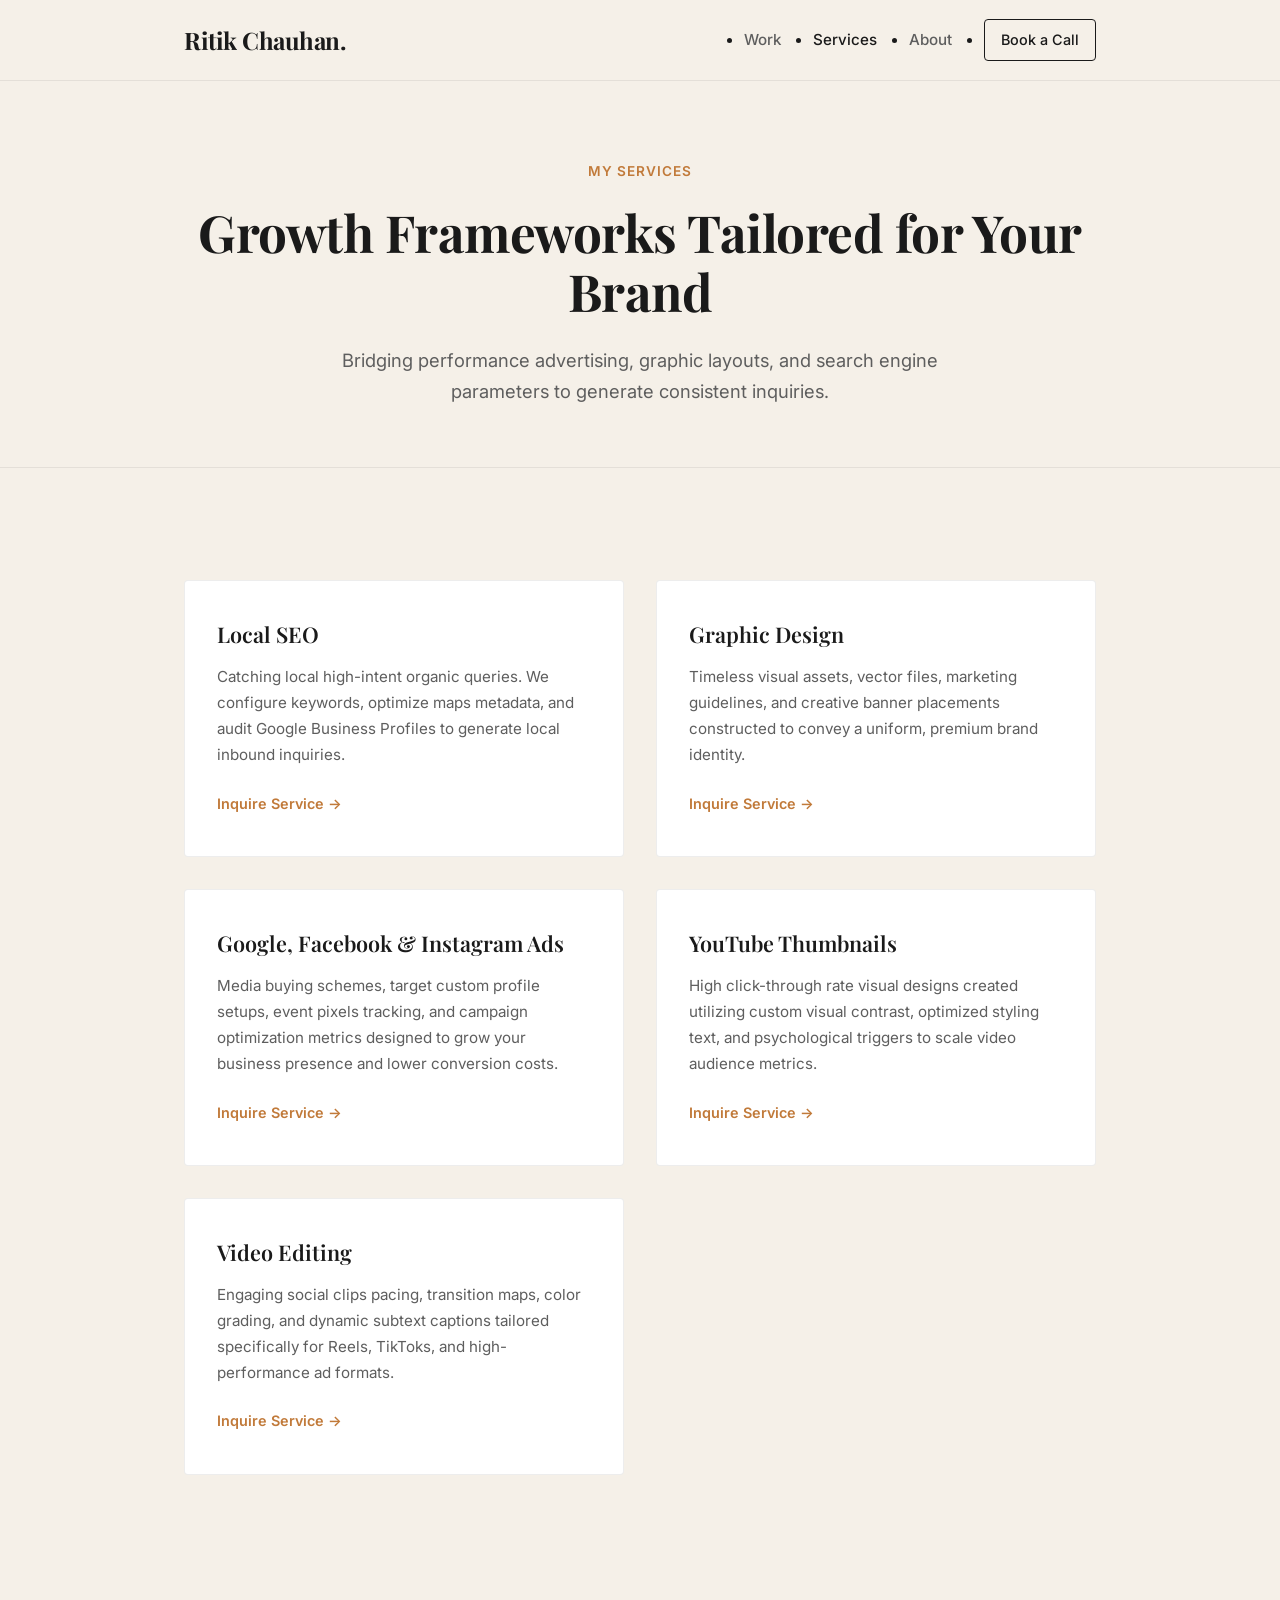
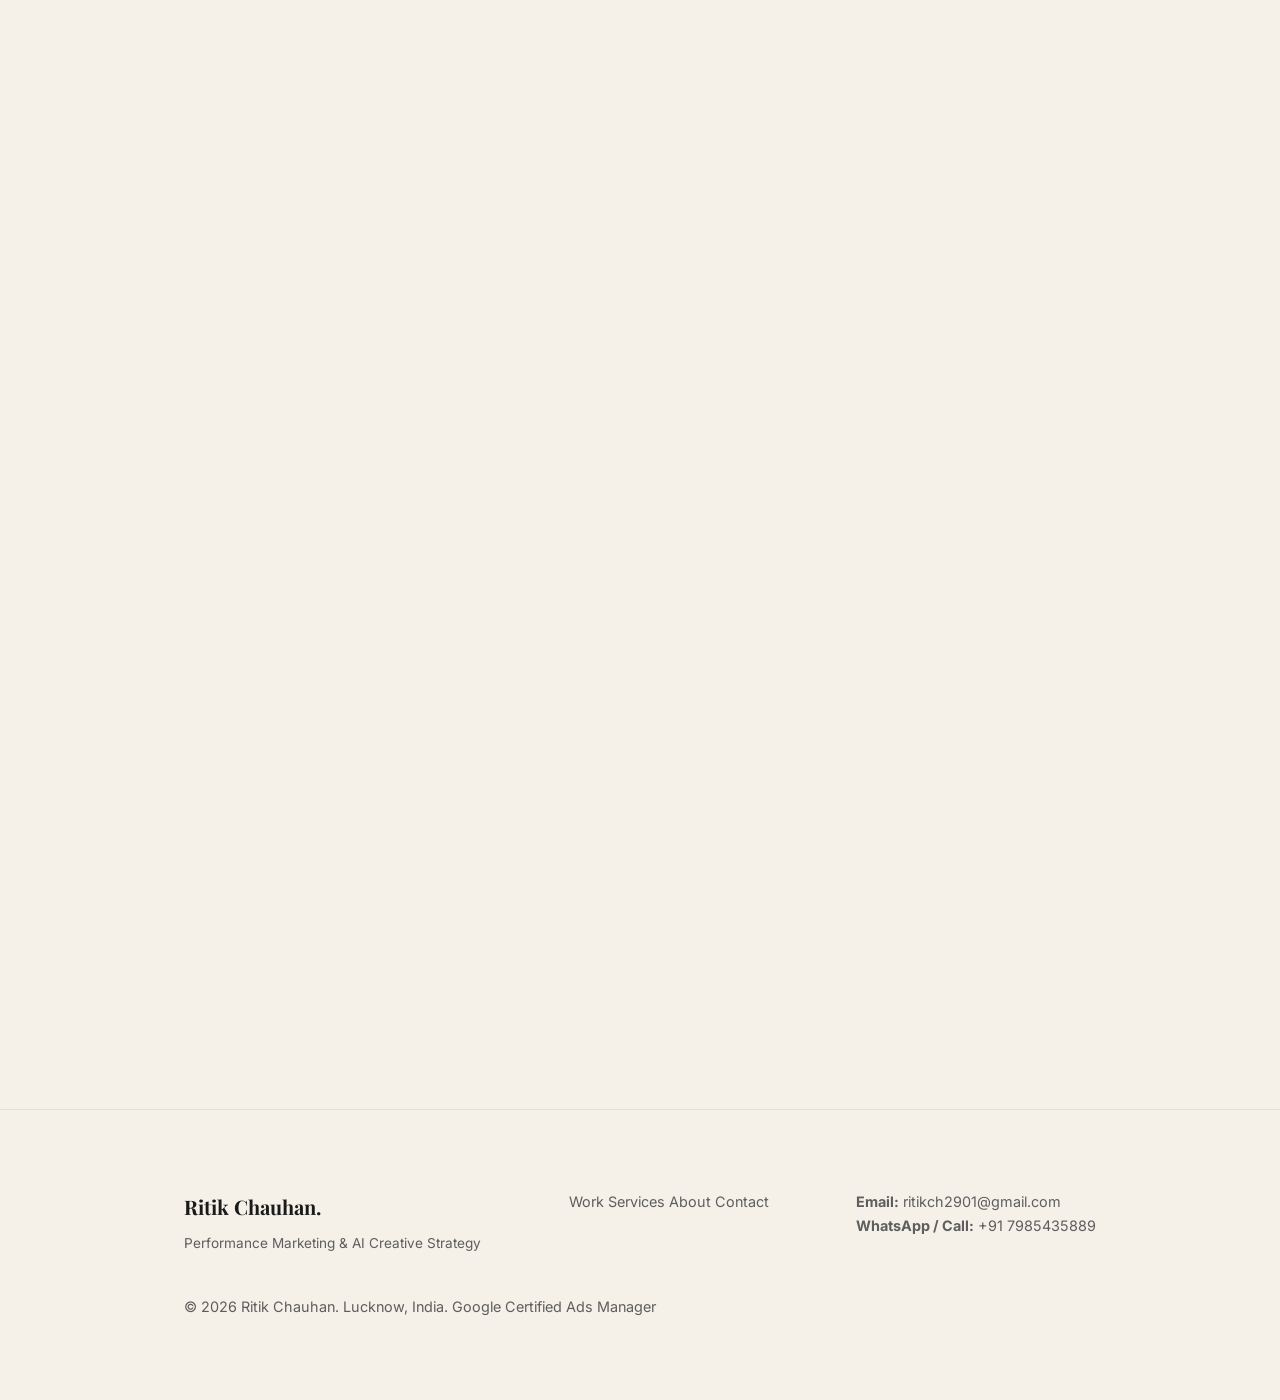
<file: services/index.html>
<!DOCTYPE html>
<html lang="en">
<head>
  <meta charset="UTF-8">
  <meta name="viewport" content="width=device-width, initial-scale=1.0">
  <title>Services | Ritik Chauhan - Performance &amp; AI Creative Strategist</title>
  
  <!-- SEO Meta Tags -->
  <meta name="description" content="Detailed overview of digital marketing, Local SEO, Graphic Design, Google/Meta Ads, YouTube Thumbnails, and Video Editing services offered by Ritik Chauhan.">
  <meta name="keywords" content="Local SEO, Graphic Design, Google Ads, Facebook Ads, YouTube Thumbnails, Video Editing, Ritik Chauhan, Services">
  <meta name="author" content="Ritik Chauhan">

  <!-- Favicon -->
  <link rel="icon" type="image/png" href="../Favicon.png">

  <!-- Stylesheet -->
  <link rel="stylesheet" href="../style.css">
  
  <!-- FontAwesome Icons CDN -->
  <link rel="stylesheet" href="https://cdnjs.cloudflare.com/ajax/libs/font-awesome/6.4.0/css/all.min.css">

  <!-- JSON-LD Schema Markup -->
  <script type="application/ld+json">
  {
    "@context": "https://schema.org",
    "@type": "Service",
    "provider": {
      "@type": "Person",
      "name": "Ritik Chauhan",
      "jobTitle": "Performance Marketer & AI Creative Strategist",
      "url": "https://www.ritikchauhan.in"
    },
    "serviceType": "Performance Marketing & AI Creative Services",
    "hasOfferCatalog": {
      "@type": "OfferCatalog",
      "name": "Ritik Chauhan Services Catalog",
      "itemListElement": [
        {
          "@type": "Offer",
          "itemOffered": {
            "@type": "Service",
            "name": "Local SEO",
            "description": "Audits, maps setups, and keywords targeting high-intent organic local searches."
          }
        },
        {
          "@type": "Offer",
          "itemOffered": {
            "@type": "Service",
            "name": "Graphic Design",
            "description": "Visual layouts for brochures, banners, logos, and digital advertisements."
          }
        },
        {
          "@type": "Offer",
          "itemOffered": {
            "@type": "Service",
            "name": "Google, Facebook & Instagram Ads",
            "description": "Targeted media buying campaign frameworks scaling lead values."
          }
        },
        {
          "@type": "Offer",
          "itemOffered": {
            "@type": "Service",
            "name": "YouTube Thumbnails",
            "description": "Eye-catching custom thumbnails optimized to trigger high click-through rates."
          }
        },
        {
          "@type": "Offer",
          "itemOffered": {
            "@type": "Service",
            "name": "Video Editing",
            "description": "Pacing, audio adjustments, and motion graphics for social channels and ads."
          }
        }
      ]
    }
  }
  </script>
</head>
<body>

  <!-- Navigation -->
  <header>
    <div class="container nav-container">
      <a href="/" class="logo">Ritik Chauhan.</a>
      
      <nav>
        <ul class="nav-menu" id="nav-menu">
          <li><a href="/portfolio/" class="nav-link">Work</a></li>
          <li><a href="/" class="nav-link active">Services</a></li>
          <li><a href="/about/" class="nav-link">About</a></li>
          <li><a href="/contact/" class="btn btn-secondary" style="padding: 8px 16px; font-size: 0.9rem;">Book a Call</a></li>
        </ul>
      </nav>
      
      <button class="mobile-toggle" id="mobile-toggle" aria-label="Toggle navigation menu">
        <span></span>
        <span></span>
        <span></span>
      </button>
    </div>
  </header>

  <!-- Page Header -->
  <section class="page-header-section">
    <div class="section-container">
      <span class="section-tagline">My Services</span>
      <h1 class="section-title">Growth Frameworks Tailored for Your Brand</h1>
      <p class="section-subtitle">Bridging performance advertising, graphic layouts, and search engine parameters to generate consistent inquiries.</p>
    </div>
  </section>

  <!-- Services Grid Section -->
  <section class="services-section-page reveal">
    <div class="section-container">
      <div class="services-grid-5">
        <!-- Service 1 -->
        <div class="service-card">
          <h3>Local SEO</h3>
          <p>Catching local high-intent organic queries. We configure keywords, optimize maps metadata, and audit Google Business Profiles to generate local inbound inquiries.</p>
          <a href="/contact/" class="service-link">Inquire Service &rarr;</a>
        </div>

        <!-- Service 2 -->
        <div class="service-card">
          <h3>Graphic Design</h3>
          <p>Timeless visual assets, vector files, marketing guidelines, and creative banner placements constructed to convey a uniform, premium brand identity.</p>
          <a href="/contact/" class="service-link">Inquire Service &rarr;</a>
        </div>

        <!-- Service 3 -->
        <div class="service-card">
          <h3>Google, Facebook &amp; Instagram Ads</h3>
          <p>Media buying schemes, target custom profile setups, event pixels tracking, and campaign optimization metrics designed to grow your business presence and lower conversion costs.</p>
          <a href="/contact/" class="service-link">Inquire Service &rarr;</a>
        </div>

        <!-- Service 4 -->
        <div class="service-card">
          <h3>YouTube Thumbnails</h3>
          <p>High click-through rate visual designs created utilizing custom visual contrast, optimized styling text, and psychological triggers to scale video audience metrics.</p>
          <a href="/contact/" class="service-link">Inquire Service &rarr;</a>
        </div>

        <!-- Service 5 -->
        <div class="service-card">
          <h3>Video Editing</h3>
          <p>Engaging social clips pacing, transition maps, color grading, and dynamic subtext captions tailored specifically for Reels, TikToks, and high-performance ad formats.</p>
          <a href="/contact/" class="service-link">Inquire Service &rarr;</a>
        </div>
      </div>
    </div>
  </section>

  <!-- Process Timeline Section -->
  <section class="process-section reveal">
    <div class="section-container">
      <div class="section-header">
        <span class="section-tagline">My Process</span>
        <h2 class="section-title">The Blueprint for Scaling</h2>
        <p class="section-subtitle">How we move from a baseline analysis to a high-converting automated campaign.</p>
      </div>

      <div class="process-timeline">
        <!-- Step 1 -->
        <div class="timeline-step">
          <div class="step-badge">01</div>
          <h3 class="step-title">Discover</h3>
          <p class="step-desc">Audit your current marketing, brand presence, pixel integrations, and creative performance.</p>
        </div>
        <!-- Step 2 -->
        <div class="timeline-step">
          <div class="step-badge">02</div>
          <h3 class="step-title">Strategize</h3>
          <p class="step-desc">Build a tailored performance + creative plan defining audience triggers, keywords, and AI scripts.</p>
        </div>
        <!-- Step 3 -->
        <div class="timeline-step">
          <div class="step-badge">03</div>
          <h3 class="step-title">Execute</h3>
          <p class="step-desc">Launch cross-platform campaigns alongside custom AI-generated graphics and high-performing ads.</p>
        </div>
        <!-- Step 4 -->
        <div class="timeline-step">
          <div class="step-badge">04</div>
          <h3 class="step-title">Optimize</h3>
          <p class="step-desc">Analyze conversion loops, retarget custom profiles, scale winning assets, and report ROI.</p>
        </div>
      </div>
    </div>
  </section>

  <!-- CTA Section -->
  <section class="cta-section reveal">
    <div class="section-container">
      <div class="cta-card">
        <div class="cta-content">
          <h2 class="cta-title">Let's build something that converts.</h2>
          <p class="cta-subtitle">Free 15-minute call. No pitch. Just clarity on what's possible for your brand.</p>
          <div class="cta-links">
            <a href="/contact/" class="btn btn-primary" style="padding: 16px 36px; font-size: 1.05rem;">
              Grow your business. Contact here
            </a>
            <a href="https://wa.me/917985435889" target="_blank" class="btn-link" style="font-size: 1rem;">
              Prefer WhatsApp? Chat directly &rarr;
            </a>
          </div>
        </div>
      </div>
    </div>
  </section>

  <!-- Footer -->
  <footer>
    <div class="container footer-grid">
      <div class="footer-brand">
        <span class="footer-logo">Ritik Chauhan.</span>
        <p class="footer-tagline">Performance Marketing &amp; AI Creative Strategy</p>
      </div>
      
      <nav class="footer-nav">
        <a href="/portfolio/">Work</a>
        <a href="/services/">Services</a>
        <a href="/about/">About</a>
        <a href="/contact/">Contact</a>
      </nav>
      
      <div class="footer-contact">
        <p><strong>Email:</strong> <a href="mailto:ritikch2901@gmail.com">ritikch2901@gmail.com</a></p>
        <p><strong>WhatsApp / Call:</strong> <a href="https://wa.me/917985435889" target="_blank" rel="noopener noreferrer">+91 7985435889</a></p>
      </div>
      
      <div class="footer-copyright">
        <span>&copy; 2026 Ritik Chauhan. Lucknow, India.</span>
        <span>Google Certified Ads Manager</span>
      </div>
    </div>
  </footer>

  <!-- Application Script -->
  <script src="../app.js"></script>
</body>
</html>
</file>
<file: style.css>
/* Custom Stylesheet for Ritik Chauhan Portfolio */

/* Google Fonts - Playfair Display (Serif) & Inter (Sans-serif) */
@import url('https://fonts.googleapis.com/css2?family=Inter:wght@300;400;500;600;700&family=Playfair+Display:ital,wght@0,400;0,600;0,700;1,400&display=swap');

:root {
  --font-serif: 'Playfair Display', Georgia, serif;
  --font-sans: 'Inter', -apple-system, BlinkMacSystemFont, "Segoe UI", Roboto, sans-serif;

  /* Color Palette - Minimalist Warm Cream */
  --bg-main: #F5F0E8;        /* Light Beige / Warm Cream */
  --bg-card: #FFFFFF;        /* Off-white sections */
  --text-dark: #1A1A1A;      /* Dark Charcoal */
  --text-muted: #5E5E5E;     /* Medium Gray */
  --accent: #C17A3A;         /* Terracotta Accent */
  --border-light: rgba(26, 26, 26, 0.08); /* Minimal Divider line */
  
  --transition-default: all 0.3s cubic-bezier(0.16, 1, 0.3, 1);
}

/* Reset & Base Styles */
* {
  box-sizing: border-box;
  margin: 0;
  padding: 0;
}

html {
  scroll-behavior: smooth;
  scroll-padding-top: 80px;
}

body {
  font-family: var(--font-sans);
  background-color: var(--bg-main);
  color: var(--text-dark);
  line-height: 1.7;
  -webkit-font-smoothing: antialiased;
}

/* Scrollbar */
::-webkit-scrollbar {
  width: 6px;
  height: 6px;
}
::-webkit-scrollbar-track {
  background: var(--bg-main);
}
::-webkit-scrollbar-thumb {
  background: rgba(26, 26, 26, 0.15);
  border-radius: 3px;
}
::-webkit-scrollbar-thumb:hover {
  background: rgba(26, 26, 26, 0.3);
}

/* Typography */
h1, h2, h3, h4, h5, h6 {
  font-family: var(--font-serif);
  color: var(--text-dark);
  font-weight: 600;
  line-height: 1.25;
}

a {
  text-decoration: none;
  color: inherit;
  transition: var(--transition-default);
}

/* Structural Components */
.container, .section-container {
  width: 100%;
  max-width: 960px;
  margin: 0 auto;
  padding: 0 24px;
}

.section {
  padding: 100px 0; /* Generous white space */
  border-bottom: 1px solid var(--border-light);
  position: relative;
}

.section:last-of-type {
  border-bottom: none;
}

/* Header & Navigation */
header {
  position: fixed;
  top: 0;
  left: 0;
  width: 100%;
  z-index: 100;
  background-color: rgba(245, 240, 232, 0.85); /* Blends with body */
  backdrop-filter: blur(12px);
  -webkit-backdrop-filter: blur(12px);
  border-bottom: 1px solid var(--border-light);
  transition: var(--transition-default);
}

.nav-container {
  display: flex;
  justify-content: space-between;
  align-items: center;
  height: 80px;
}

.logo {
  font-family: var(--font-serif);
  font-size: 1.5rem;
  font-weight: 700;
  letter-spacing: -0.02em;
}

.nav-menu {
  display: flex;
  align-items: center;
  gap: 32px;
}

.nav-link {
  font-size: 0.95rem;
  font-weight: 500;
  color: var(--text-muted);
}

.nav-link:hover, .nav-link.active {
  color: var(--text-dark);
}

/* Buttons */
.btn {
  display: inline-flex;
  align-items: center;
  gap: 8px;
  padding: 12px 24px;
  border-radius: 4px;
  font-weight: 500;
  font-size: 0.95rem;
  cursor: pointer;
  transition: var(--transition-default);
}

.btn-primary {
  background-color: var(--text-dark);
  color: #FFFFFF;
  border: 1px solid var(--text-dark);
}

.btn-primary:hover {
  background-color: var(--accent);
  border-color: var(--accent);
}

.btn-secondary {
  background-color: transparent;
  color: var(--text-dark);
  border: 1px solid var(--text-dark);
}

.btn-secondary:hover {
  background-color: rgba(26, 26, 26, 0.05);
}

.btn-link {
  font-weight: 600;
  color: var(--accent);
  display: inline-flex;
  align-items: center;
  gap: 4px;
}

.btn-link:hover {
  color: var(--text-dark);
}

.menu-toggle, .mobile-toggle {
  display: none;
  flex-direction: column;
  gap: 5px;
  background: none;
  border: none;
  cursor: pointer;
}

.menu-toggle span, .mobile-toggle span {
  display: block;
  width: 20px;
  height: 2px;
  background-color: var(--text-dark);
}

/* Hero Section - Split Screen Layout */
.hero {
  padding-top: 80px; /* Aligned with header height */
  padding-bottom: 0;
  border-bottom: 1px solid var(--border-light);
  overflow: hidden;
  background-color: var(--bg-main);
}

.hero-grid-split {
  display: grid;
  grid-template-columns: 45vw 55vw;
  align-items: stretch;
  min-height: calc(100vh - 80px);
  width: 100%;
}

.hero-visual-left {
  position: relative;
  overflow: hidden;
  height: 100%;
  min-height: 500px;
  background-color: #000000; /* Dark baseline for gradient visual */
}

.hero-portrait-img {
  width: 100%;
  height: 100%;
  object-fit: cover;
  object-position: center top;
  display: block;
}

.hero-portrait-fade {
  position: absolute;
  top: 0;
  right: -1px;
  width: 25%;
  height: 100%;
  background: linear-gradient(to right, rgba(245, 240, 232, 0), rgba(245, 240, 232, 1));
  pointer-events: none;
}

.hero-content-right {
  display: flex;
  flex-direction: column;
  justify-content: center;
  padding: 60px 80px 60px 64px;
}

.hero-label, .section-tagline {
  font-size: 0.85rem;
  font-weight: 600;
  text-transform: uppercase;
  letter-spacing: 0.08em;
  color: var(--accent);
  margin-bottom: 20px;
  display: block;
}

.hero-title, .section-title {
  font-size: 3.2rem;
  line-height: 1.15;
  margin-bottom: 24px;
  font-weight: 700;
  letter-spacing: -0.01em;
}

.hero-description, .section-subtitle {
  font-size: 1.15rem;
  color: var(--text-muted);
  margin-bottom: 20px;
}

.hero-actions {
  display: flex;
  gap: 16px;
  margin-bottom: 48px;
  flex-wrap: wrap;
}

.hero-trust {
  font-size: 0.85rem;
  color: var(--text-muted);
  border-top: 1px solid var(--border-light);
  padding-top: 20px;
  display: inline-block;
  align-self: flex-start;
}

/* Scroll Reveal Transitions (In and Out) */
.reveal {
  opacity: 0;
  transform: translateY(30px);
  transition: opacity 0.8s cubic-bezier(0.16, 1, 0.3, 1), 
              transform 0.8s cubic-bezier(0.16, 1, 0.3, 1);
}

.reveal.active {
  opacity: 1;
  transform: translateY(0);
}


/* Page Header Structure (for subpages) */
.page-header-section {
  padding-top: 160px;
  padding-bottom: 60px;
  border-bottom: 1px solid var(--border-light);
  text-align: center;
}

.page-header-section .section-subtitle {
  max-width: 600px;
  margin: 0 auto;
}

/* Credentials Strip */
.credentials-strip {
  background-color: var(--bg-card);
  padding: 30px 0;
  border-bottom: 1px solid var(--border-light);
}

.credentials-flex {
  display: flex;
  justify-content: space-between;
  align-items: center;
  flex-wrap: wrap;
  gap: 24px;
}

.cert-badge {
  display: inline-flex;
  align-items: center;
  gap: 8px;
  font-size: 0.9rem;
  font-weight: 600;
  color: var(--text-dark);
}

.cert-badge svg {
  color: var(--accent);
  fill: currentColor;
}

.stats-grid {
  display: flex;
  gap: 40px;
}

.stat-item {
  font-size: 0.95rem;
  color: var(--text-muted);
}

.stat-item strong {
  color: var(--text-dark);
  font-weight: 600;
}

/* Services Page & Elements */
.services-section-page {
  padding: 80px 0;
}

.services-grid {
  display: grid;
  grid-template-columns: repeat(3, 1fr);
  gap: 32px;
  margin-top: 32px;
}

.services-grid-5 {
  display: grid;
  grid-template-columns: repeat(2, 1fr);
  gap: 32px;
  margin-top: 32px;
}

.service-card {
  background-color: var(--bg-card);
  padding: 40px 32px;
  border-radius: 4px;
  border: 1px solid var(--border-light);
  display: flex;
  flex-direction: column;
  height: 100%;
}

.service-card h3, .service-card-title {
  font-size: 1.35rem;
  margin-bottom: 16px;
  font-family: var(--font-serif);
}

.service-card p, .service-card-description {
  color: var(--text-muted);
  font-size: 0.95rem;
  margin-bottom: 24px;
  flex-grow: 1;
}

.service-link {
  font-weight: 600;
  color: var(--accent);
  display: inline-flex;
  align-items: center;
  gap: 4px;
  font-size: 0.9rem;
}

.service-link:hover {
  color: var(--text-dark);
}

/* Case Study / Portfolio Section */
.portfolio-section-page {
  padding: 80px 0;
}

.portfolio-grid {
  display: grid;
  grid-template-columns: repeat(2, 1fr);
  gap: 32px;
  margin-top: 32px;
}

.case-card {
  background-color: var(--bg-card);
  padding: 40px;
  border-radius: 4px;
  border: 1px solid var(--border-light);
  display: flex;
  flex-direction: column;
  height: 100%;
}

.case-tag {
  display: inline-block;
  font-size: 0.8rem;
  font-weight: 600;
  text-transform: uppercase;
  letter-spacing: 0.05em;
  color: var(--accent);
  margin-bottom: 16px;
}

.case-card h3 {
  font-size: 1.6rem;
  margin-bottom: 20px;
}

.case-meta {
  margin-bottom: 24px;
  display: flex;
  flex-direction: column;
  gap: 12px;
  flex-grow: 1;
}

.case-meta p {
  font-size: 0.95rem;
  color: var(--text-muted);
  line-height: 1.6;
}

.case-meta strong {
  color: var(--text-dark);
}

.case-card-placeholder {
  background-color: transparent;
  border: 1px dashed rgba(26, 26, 26, 0.20);
  padding: 40px;
  border-radius: 4px;
  display: flex;
  flex-direction: column;
  justify-content: center;
  align-items: center;
  text-align: center;
  height: 100%;
}

.case-card-placeholder h3 {
  font-size: 1.35rem;
  color: var(--text-muted);
  margin-bottom: 8px;
}

.case-card-placeholder p {
  color: var(--text-muted);
  font-size: 0.9rem;
}

/* About Section & Page Grid */
.about-page-details {
  padding: 80px 0;
}

.about-grid {
  display: grid;
  grid-template-columns: 0.8fr 1.2fr;
  gap: 48px;
  align-items: flex-start;
}

.about-photo-wrapper {
  position: relative;
}

.about-photo-frame {
  border-radius: 4px;
  overflow: hidden;
  border: 1px solid var(--border-light);
}

.about-portrait {
  width: 100%;
  height: auto;
  display: block;
  filter: grayscale(15%);
}

.about-content-column {
  display: flex;
  flex-direction: column;
}

.about-text {
  font-size: 1.05rem;
  color: var(--text-muted);
  margin-bottom: 20px;
}

.toolkit-cloud-wrapper {
  margin-top: 32px;
  border-top: 1px solid var(--border-light);
  padding-top: 32px;
}

.toolkit-title {
  font-size: 1.2rem;
  margin-bottom: 16px;
  font-family: var(--font-serif);
}

.toolkit-cloud {
  display: flex;
  flex-wrap: wrap;
  gap: 8px;
}

.tool-tag {
  background-color: var(--bg-card);
  border: 1px solid var(--border-light);
  padding: 6px 14px;
  border-radius: 4px;
  font-size: 0.85rem;
  font-weight: 500;
  color: var(--text-muted);
}

/* Process Timeline (Services Page) */
.process-section {
  padding: 100px 0;
  background-color: var(--bg-card);
  border-bottom: 1px solid var(--border-light);
}

.section-header {
  text-align: center;
  max-width: 600px;
  margin: 0 auto 48px;
}

.process-timeline {
  display: grid;
  grid-template-columns: repeat(4, 1fr);
  gap: 24px;
}

.timeline-step {
  position: relative;
  padding-top: 24px;
}

.step-badge {
  font-family: var(--font-serif);
  font-size: 2.2rem;
  font-weight: 700;
  color: rgba(193, 122, 58, 0.15);
  margin-bottom: 12px;
  line-height: 1;
}

.step-title {
  font-size: 1.15rem;
  margin-bottom: 8px;
  font-family: var(--font-serif);
}

.step-desc {
  font-size: 0.9rem;
  color: var(--text-muted);
}

/* Contact Page Cards Layout */
.contact-cards-layout {
  padding: 80px 0;
}

.contact-cards-grid {
  display: grid;
  grid-template-columns: repeat(3, 1fr);
  gap: 24px;
}

.contact-card-item {
  background-color: var(--bg-card);
  padding: 48px 32px;
  border-radius: 4px;
  border: 1px solid var(--border-light);
  text-align: center;
  display: flex;
  flex-direction: column;
  align-items: center;
  height: 100%;
}

.contact-icon-box {
  width: 52px;
  height: 52px;
  border-radius: 50%;
  background-color: rgba(193, 122, 58, 0.08);
  color: var(--accent);
  display: flex;
  align-items: center;
  justify-content: center;
  font-size: 1.25rem;
  margin-bottom: 24px;
}

.contact-card-item h3 {
  font-size: 1.25rem;
  margin-bottom: 8px;
  font-family: var(--font-serif);
}

.contact-val-desc {
  font-size: 0.95rem;
  color: var(--text-muted);
  margin-bottom: 24px;
  flex-grow: 1;
}

.contact-action-btn {
  width: 100%;
  justify-content: center;
}

/* CTA Card Structure */
.cta-section {
  padding: 80px 0;
}

.cta-card {
  background-color: var(--bg-card);
  border: 1px solid var(--border-light);
  border-radius: 4px;
  padding: 64px 48px;
  text-align: center;
}

.cta-content {
  max-width: 640px;
  margin: 0 auto;
}

.cta-title {
  font-size: 2.2rem;
  margin-bottom: 16px;
}

.cta-subtitle {
  font-size: 1.05rem;
  color: var(--text-muted);
  margin-bottom: 32px;
}

.cta-links {
  display: flex;
  flex-direction: column;
  align-items: center;
  gap: 16px;
}

/* Footer Section */
footer, .main-footer {
  padding: 80px 0;
  border-top: 1px solid var(--border-light);
  font-size: 0.9rem;
  color: var(--text-muted);
}

.footer-grid, .footer-container {
  display: flex;
  justify-content: space-between;
  align-items: flex-start;
  flex-wrap: wrap;
  gap: 40px;
}

.footer-brand {
  max-width: 320px;
}

.footer-logo {
  font-family: var(--font-serif);
  font-size: 1.25rem;
  color: var(--text-dark);
  font-weight: 700;
  margin-bottom: 8px;
  display: block;
}

.footer-tagline {
  font-size: 0.85rem;
}

.footer-links-wrapper {
  display: flex;
}

.footer-links {
  display: flex;
  gap: 32px;
  list-style: none;
}

.footer-links a:hover {
  color: var(--text-dark);
}

.footer-bottom {
  width: 100%;
  margin-top: 48px;
  padding-top: 24px;
  border-top: 1px solid var(--border-light);
  display: flex;
  justify-content: space-between;
  align-items: center;
}

.footer-socials {
  display: flex;
  gap: 16px;
}

.footer-socials a {
  font-size: 1.1rem;
}

.footer-socials a:hover {
  color: var(--text-dark);
}

/* Headings Utilities */
.section-heading {
  font-size: 2rem;
  margin-bottom: 16px;
  text-align: center;
}

/* Mobile Responsiveness */
@media (max-width: 900px) {
  .services-grid, .services-grid-5 {
    grid-template-columns: 1fr;
    gap: 24px;
  }
  
  .portfolio-grid {
    grid-template-columns: 1fr;
    gap: 24px;
  }
  
  .contact-cards-grid {
    grid-template-columns: 1fr;
    gap: 24px;
  }
  
  .process-timeline {
    grid-template-columns: 1fr;
    gap: 32px;
  }
  
  .about-grid {
    grid-template-columns: 1fr;
    gap: 32px;
  }
  
  .hero-grid-split {
    grid-template-columns: 1fr;
    min-height: auto;
  }

  .hero-visual-left {
    height: 380px;
    min-height: auto;
  }

  .hero-portrait-fade {
    top: auto;
    bottom: -1px;
    right: 0;
    width: 100%;
    height: 35%;
    background: linear-gradient(to bottom, rgba(245, 240, 232, 0), rgba(245, 240, 232, 1));
  }

  .hero-content-right {
    padding: 40px 24px 60px 24px;
    text-align: center;
    align-items: center;
  }

  .hero-actions {
    justify-content: center;
  }

  .hero-trust {
    align-self: center;
  }
  
  .hero-title {
    font-size: 2.3rem;
  }
  
  .section-title {
    font-size: 2.2rem;
  }
}

@media (max-width: 768px) {
  .mobile-toggle, .menu-toggle {
    display: flex;
  }
  
  .nav-menu {
    position: fixed;
    top: 80px;
    left: -100%;
    width: 100%;
    height: calc(100vh - 80px);
    background-color: var(--bg-main);
    flex-direction: column;
    align-items: center;
    justify-content: flex-start;
    padding-top: 60px;
    gap: 32px;
    transition: var(--transition-default);
    border-top: 1px solid var(--border-light);
  }
  
  .nav-menu.open {
    left: 0;
  }
  
  .nav-cta {
    display: none;
  }
  
  .credentials-flex {
    flex-direction: column;
    align-items: center;
    text-align: center;
  }
  
  .stats-grid {
    flex-direction: column;
    gap: 16px;
  }
  
  .footer-grid {
    flex-direction: column;
    align-items: center;
    text-align: center;
  }
  
  .footer-links-wrapper {
    width: 100%;
    justify-content: center;
  }
  
  .footer-links {
    flex-direction: column;
    align-items: center;
    gap: 16px;
  }
  
  .footer-bottom {
    flex-direction: column;
    gap: 16px;
  }
}
</file>
